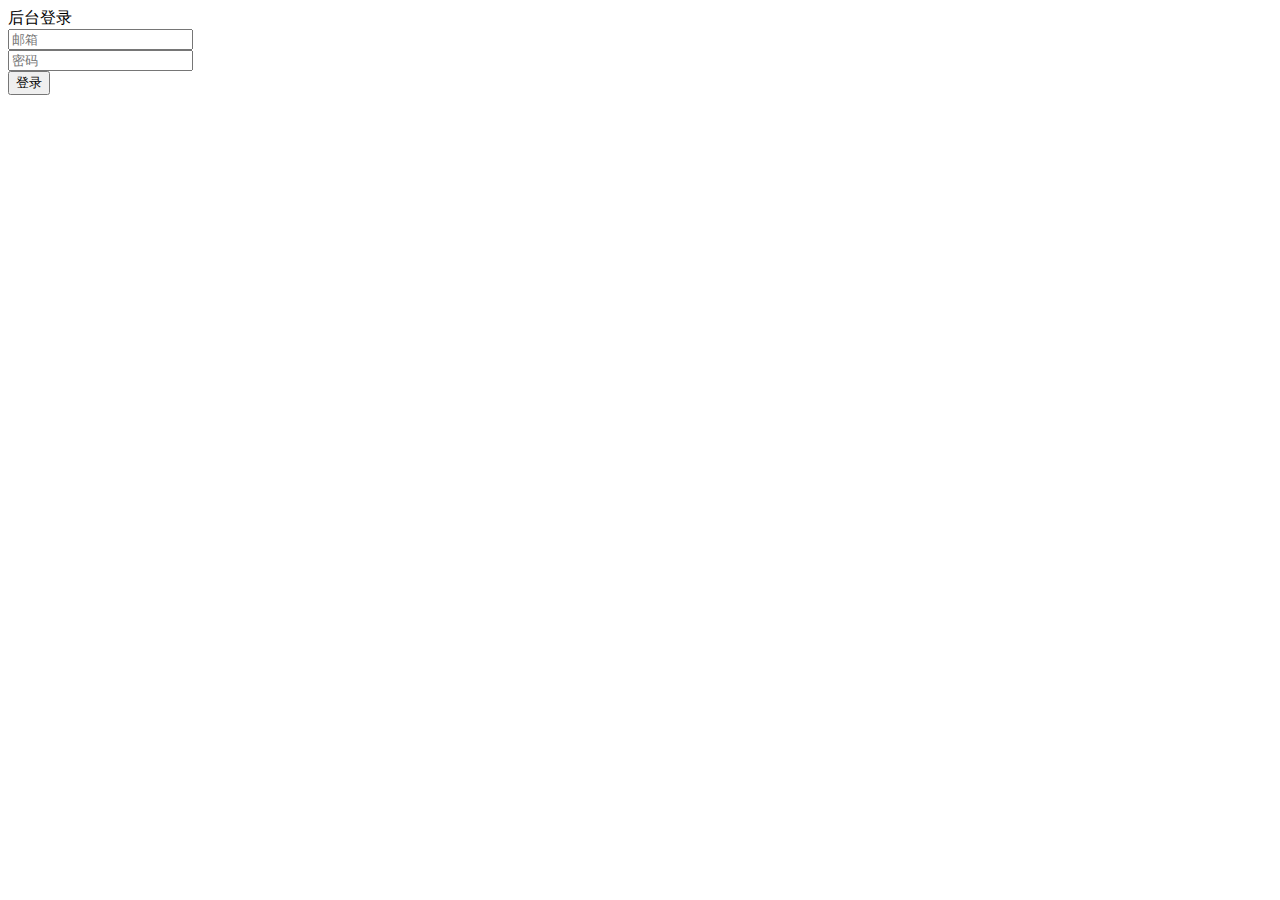
<file: src/main/resources/templates/login.html>
<!DOCTYPE html>
<html xmlns:th="http://www.thymeleaf.org">
    <head th:include="/common::header">
    </head>
    <body>
    <div class="login-main">
        <header class="layui-elip">后台登录</header>
        <form class="layui-form">
            <div class="layui-input-inline">
                <input type="text" name="account" required lay-verify="required" placeholder="邮箱" autocomplete="off"
                       class="layui-input">
            </div>
            <div class="layui-input-inline">
                <input type="password" name="password" required lay-verify="required" placeholder="密码" autocomplete="off"
                       class="layui-input">
            </div>
            <div class="layui-input-inline login-btn">
                <button lay-submit class="layui-btn" lay-filter="*">登录</button>
            </div>

        </form>
    </div>

    <div th:include="/common::footer"></div>
    </body>
    </html>

<script>
    layui.use(['layer','form'], function(){
        var $ = layui.jquery;
        var layer = layui.layer;
        var form = layui.form;
        form.on('submit(*)', function(data){
            $.post('/login',data.field,function(data) {
                if(data.code === 200) {
                    location.href = '/';
                }else {
                    layer.msg(data.msg);
                }
            },'json');
            return false;
        });
    });
</script>
</file>
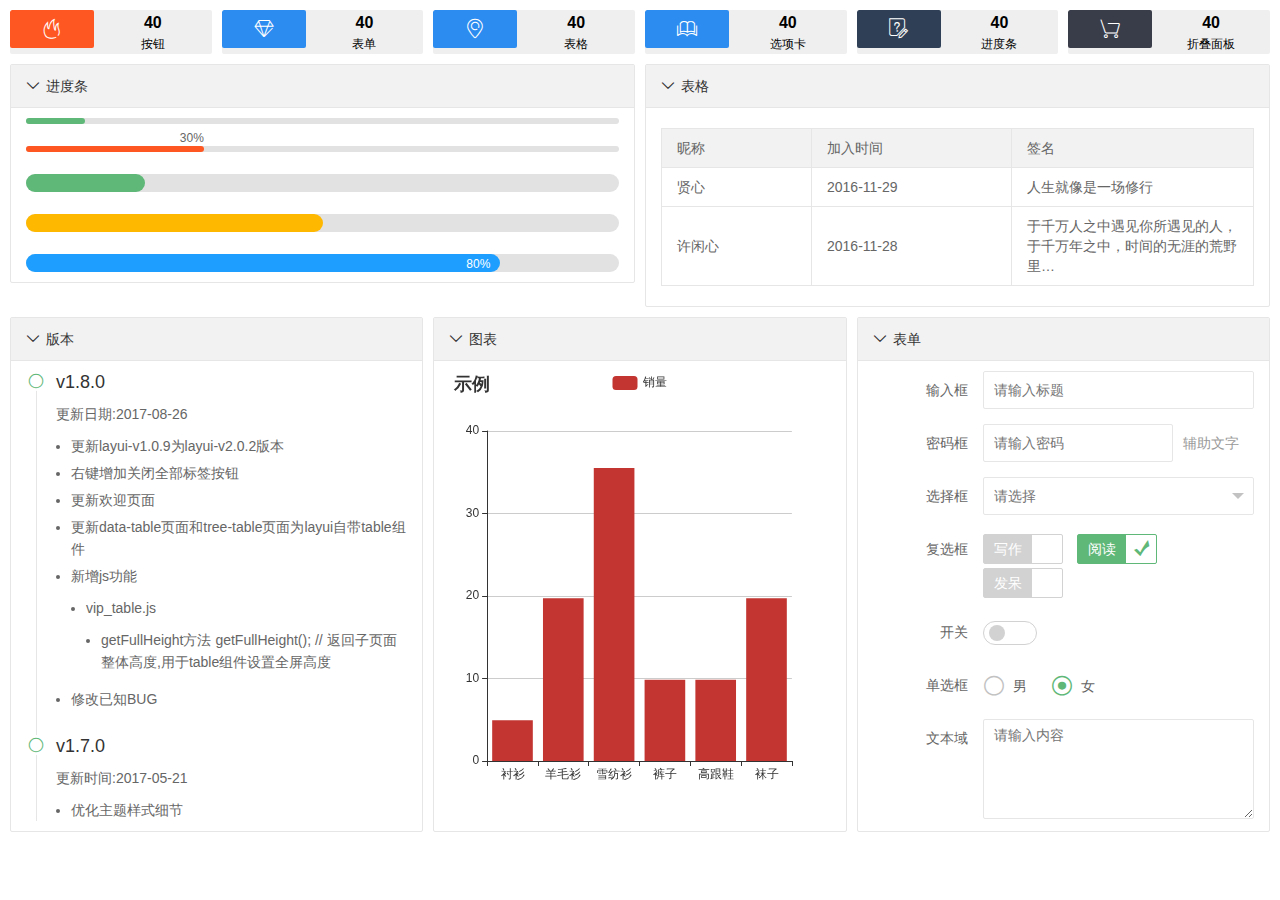
<file: src/main/resources/static/html/welcome.html>
<!DOCTYPE html>
<html lang="en">
<head>
    <meta charset="UTF-8">
    <meta name="renderer" content="webkit">
    <meta http-equiv="X-UA-Compatible" content="IE=edge,chrome=1">
    <meta name="viewport" content="width=device-width, initial-scale=1, maximum-scale=1">
    <title>欢迎页</title>
    <link rel="stylesheet" href="../lib/layui/css/layui.css">
    <link rel="stylesheet" href="../lib/adminui/css/adminui.css">
    <link rel="stylesheet" href="../lib/adminui/theme/blue/style.css">
</head>
<body class="body">

<div class="layui-row layui-col-space10 my-index-main">
    <div class="layui-col-xs4 layui-col-sm2 layui-col-md2">
        <div class="my-nav-btn layui-clear" data-href="./demo/btn.html">
            <div class="layui-col-md5">
                <button class="layui-btn layui-btn-big layui-btn-danger layui-icon">&#xe756;</button>
            </div>
            <div class="layui-col-md7 tc">
                <p class="my-nav-text">40</p>
                <p class="my-nav-text layui-elip">按钮</p>
            </div>
        </div>
    </div>
    <div class="layui-col-xs4 layui-col-sm2 layui-col-md2">
        <div class="my-nav-btn layui-clear" data-href="./demo/form.html">
            <div class="layui-col-md5">
                <button class="layui-btn layui-btn-big layui-btn-warm layui-icon">&#xe735;</button>
            </div>
            <div class="layui-col-md7 tc">
                <p class="my-nav-text">40</p>
                <p class="my-nav-text layui-elip">表单</p>
            </div>
        </div>
    </div>
    <div class="layui-col-xs4 layui-col-sm2 layui-col-md2">
        <div class="my-nav-btn layui-clear" data-href="./demo/table.html">
            <div class="layui-col-md5">
                <button class="layui-btn layui-btn-big layui-icon">&#xe715;</button>
            </div>
            <div class="layui-col-md7 tc">
                <p class="my-nav-text">40</p>
                <p class="my-nav-text layui-elip">表格</p>
            </div>
        </div>
    </div>
    <div class="layui-col-xs4 layui-col-sm2 layui-col-md2">
        <div class="my-nav-btn layui-clear" data-href="./demo/tab-card.html">
            <div class="layui-col-md5">
                <button class="layui-btn layui-btn-big layui-btn-normal layui-icon">&#xe705;</button>
            </div>
            <div class="layui-col-md7 tc">
                <p class="my-nav-text">40</p>
                <p class="my-nav-text layui-elip">选项卡</p>
            </div>
        </div>
    </div>
    <div class="layui-col-xs4 layui-col-sm2 layui-col-md2">
        <div class="my-nav-btn layui-clear" data-href="./demo/progress-bar.html">
            <div class="layui-col-md5">
                <button class="layui-btn layui-btn-big layui-bg-cyan layui-icon">&#xe6b2;</button>
            </div>
            <div class="layui-col-md7 tc">
                <p class="my-nav-text">40</p>
                <p class="my-nav-text layui-elip">进度条</p>
            </div>
        </div>
    </div>
    <div class="layui-col-xs4 layui-col-sm2 layui-col-md2">
        <div class="my-nav-btn layui-clear" data-href="./demo/folding-panel.html">
            <div class="layui-col-md5">
                <button class="layui-btn layui-btn-big layui-bg-black layui-icon">&#xe698;</button>
            </div>
            <div class="layui-col-md7 tc">
                <p class="my-nav-text">40</p>
                <p class="my-nav-text layui-elip">折叠面板</p>
            </div>
        </div>
    </div>

    <div class="layui-col-xs12 layui-col-sm6 layui-col-md6">
        <div class="layui-collapse">
            <div class="layui-colla-item">
                <h2 class="layui-colla-title">进度条</h2>
                <div class="layui-colla-content layui-show">

                    <div class="layui-progress">
                        <div class="layui-progress-bar" lay-percent="10%"></div>
                    </div>
                    <br/>
                    <div class="layui-progress" lay-showPercent="yes">
                        <div class="layui-progress-bar layui-bg-red" lay-percent="30%"></div>
                    </div>
                    <br/>
                    <div class="layui-progress layui-progress-big">
                        <div class="layui-progress-bar" lay-percent="20%"></div>
                    </div>
                    <br/>
                    <div class="layui-progress layui-progress-big">
                        <div class="layui-progress-bar layui-bg-orange" lay-percent="50%"></div>
                    </div>
                    <br/>
                    <div class="layui-progress layui-progress-big" lay-showPercent="true">
                        <div class="layui-progress-bar layui-bg-blue" lay-percent="80%"></div>
                    </div>

                </div>
            </div>
        </div>
    </div>
    <div class="layui-col-xs12 layui-col-sm6 layui-col-md6">
        <div class="layui-collapse">
            <div class="layui-colla-item">
                <h2 class="layui-colla-title">表格</h2>
                <div class="layui-colla-content layui-show">

                    <table class="layui-table">
                        <colgroup>
                            <col width="150">
                            <col width="200">
                            <col>
                        </colgroup>
                        <thead>
                        <tr>
                            <th>昵称</th>
                            <th>加入时间</th>
                            <th>签名</th>
                        </tr>
                        </thead>
                        <tbody>
                        <tr>
                            <td>贤心</td>
                            <td>2016-11-29</td>
                            <td>人生就像是一场修行</td>
                        </tr>
                        <tr>
                            <td>许闲心</td>
                            <td>2016-11-28</td>
                            <td>于千万人之中遇见你所遇见的人，于千万年之中，时间的无涯的荒野里…</td>
                        </tr>
                        </tbody>
                    </table>

                </div>
            </div>
        </div>
    </div>

    <div class="layui-col-xs12 layui-col-sm6 layui-col-md4">
        <div class="layui-collapse">
            <div class="layui-colla-item">
                <h2 class="layui-colla-title">版本</h2>
                <div class="layui-colla-content layui-show">

                    <ul class="layui-timeline max-auto">
                        <li class="layui-timeline-item">
                            <i class="layui-icon layui-timeline-axis">&#xe63f;</i>
                            <div class="layui-timeline-content layui-text">
                                <h3 class="layui-timeline-title">v1.8.0</h3>
                                <p>
                                    更新日期:2017-08-26
                                </p>
                                <ul>
                                    <li>更新layui-v1.0.9为layui-v2.0.2版本</li>
                                    <li>右键增加关闭全部标签按钮</li>
                                    <li>更新欢迎页面</li>
                                    <li>更新data-table页面和tree-table页面为layui自带table组件</li>
                                    <li>
                                        <h4>新增js功能</h4>
                                        <ul>
                                            <li>
                                                <p>vip_table.js</p>
                                                <ul>
                                                    <li>getFullHeight方法  getFullHeight();    // 返回子页面整体高度,用于table组件设置全屏高度</li>
                                                </ul>
                                            </li>
                                        </ul>
                                    </li>
                                    <li>修改已知BUG</li>
                                </ul>
                            </div>
                        </li>
                        <li class="layui-timeline-item">
                            <i class="layui-icon layui-timeline-axis">&#xe63f;</i>
                            <div class="layui-timeline-content layui-text">
                                <h3 class="layui-timeline-title">v1.7.0</h3>
                                <p>更新时间:2017-05-21</p>
                                <ul>
                                    <li>优化主题样式细节</li>
                                    <li>标签新增双击关闭当前标签功能</li>
                                    <li>标签新增右键功能</li>
                                    <li>
                                        <h5>新增js功能。   详细可查看【frame/static/js】文件夹内的js</h5>
                                        <ul>
                                            <li>
                                                <h4>vip_nav.js 【主页菜单js】</h4>
                                                <ul>
                                                    <li>main方法       main(请求地址,过滤ID,是否展开,携带参数);</li>
                                                    <li>top_left方法   top_left(请求地址,过滤ID,是否展开,携带参数);</li>
                                                </ul>
                                            </li>
                                            <li>
                                                <h4>vip_tab.js 【子页面操作父页面选项卡js】</h4>
                                                <ul>
                                                    <li>add方法            add(操作对象，标签标题，url地址);</li>
                                                    <li>getThisTabId方法   getThisTabId();     // 返回当前展示页面父级窗口标签的lay-id</li>
                                                    <li>del方法            del(标签lay-id);</li>
                                                </ul>
                                            </li>
                                            <li>
                                                <h4>vip_table.js 【表格js,该js属于整合】</h4>
                                                <ul>
                                                    <li>deleteAll方法      deleteAll(ids,请求的url,操作成功跳转url,操作失败跳转url);</li>
                                                    <li>unixToDate方法     unixToDate(时间戳,是否只显示年月日时分,8);        // 返回正常时间</li>
                                                    <li>getIds方法         getIds(表格对象,每条数据的属性id);      // 返回需要的 ids</li>
                                                </ul>
                                            </li>
                                        </ul>
                                    </li>
                                    <li>修改已知BUG。</li>
                                </ul>
                            </div>
                        </li>
                        <li class="layui-timeline-item">
                            <i class="layui-icon layui-timeline-axis">&#xe63f;</i>
                            <div class="layui-timeline-content layui-text">
                                <h3 class="layui-timeline-title">v1.6.0</h3>
                                <p>更新时间:2017-04-25</p>
                                <ul>
                                    <li>优化CSS、JS</li>
                                    <li>新增新的登录、注册页面</li>
                                    <li>新增主题功能，提供默认、纯白、蓝白三种主题配置</li>
                                    <li>导航栏添加图标</li>
                                    <li>修改已知BUG</li>
                                </ul>
                            </div>
                        </li>
                        <li class="layui-timeline-item">
                            <i class="layui-icon layui-timeline-axis">&#xe63f;</i>
                            <div class="layui-timeline-content layui-text">
                                <h3 class="layui-timeline-title">v1.5.1</h3>
                                <p>更新时间:2017-03-21</p>
                                <ul>
                                    <li>修改浏览器窗口resize时不断闪烁BUG。  感谢：Clannad-</li>
                                </ul>
                            </div>
                        </li>
                        <li class="layui-timeline-item">
                            <i class="layui-icon layui-timeline-axis">&#xe63f;</i>
                            <div class="layui-timeline-content layui-text">
                                <h3 class="layui-timeline-title">v1.5.0</h3>
                                <p>更新时间:2017-03-20</p>
                                <ul>
                                    <li>更新layui框架为最新版1.0.9_rts版本</li>
                                    <li>优化css,样式更加接近vip-admin管理系统v1.0.5</li>
                                    <li>新增效果：导航栏点击栏目右侧添加相应tab选项卡,点击已经生成过的选项卡直接跳转到该选选项卡</li>
                                    <li>新增导航栏收缩按钮</li>
                                    <li>修改已知BUG</li>
                                </ul>
                            </div>
                        </li>
                        <li class="layui-timeline-item">
                            <i class="layui-icon layui-timeline-axis">&#xe63f;</i>
                            <div class="layui-timeline-content layui-text">
                                <h3 class="layui-timeline-title">1.1.0</h3>
                                <p>更新时间:2017-02-27</p>
                                <ul>
                                    <li>登录页面添加头部标题</li>
                                    <li>新增tree table 页面</li>
                                    <li>新增404页面</li>
                                    <li>新增tips提示页面</li>
                                    <li>
                                        <h4>js功能: 具体操作请查看 js/table-tool.js</h4>
                                        <ul>
                                            <li>getIds(table对象,获取input为id的属性);</li>
                                            <li>deleteAll(ids,请求url,操作成功跳转url,操作失败跳转url);</li>
                                            <li>UnixToDate(时间戳,显示年月日时分,加8小时显示正常时间区);</li>
                                        </ul>
                                    </li>
                                    <li>该版本已兼容手机浏览</li>
                                    <li>修改已知BUG</li>
                                </ul>
                            </div>
                        </li>
                        <li class="layui-timeline-item">
                            <i class="layui-icon layui-timeline-axis">&#xe63f;</i>
                            <div class="layui-timeline-content layui-text">
                                <h3 class="layui-timeline-title">v1.0.1</h3>
                                <p>更新时间:2017-02-16</p>
                                <ul>
                                    <li>优化datatables表格，添加排序图标，点击升序降序更加美观；表格全选优化，全选后所有选中项添加背景颜色，使之选中更加明显</li>
                                    <li>添加echearts图表插件，展示了基本的柱状图和饼图示例</li>
                                </ul>
                            </div>
                        </li>
                        <li class="layui-timeline-item">
                            <i class="layui-icon layui-timeline-axis">&#xe63f;</i>
                            <div class="layui-timeline-content layui-text">
                                <h3 class="layui-timeline-title">v1.0.0</h3>
                                <p>更新时间:2017-01-06</p>
                                <ul>
                                    <li>该模板最大化保留了原生layui的基础样式，整合行成的一套后台模板</li>
                                    <li>该模板集合了layui插件、datatables插件</li>
                                    <li>该模板使用layui基础样式中的按钮、表单、表格、和选项卡</li>
                                    <li>datatables表格和layui表格深度整合，使用更加方便、美观、人性化</li>
                                    <li>扩展了欢迎页面、登录页面</li>
                                </ul>
                            </div>
                        </li>
                        <li class="layui-timeline-item">
                            <i class="layui-icon layui-timeline-axis">&#xe63f;</i>
                            <div class="layui-timeline-content layui-text">
                                <div class="layui-timeline-title">开始于2017年01月06日</div>
                            </div>
                        </li>
                    </ul>

                </div>
            </div>
        </div>
    </div>
    <div class="layui-col-xs12 layui-col-sm6 layui-col-md4">
        <div class="layui-collapse">
            <div class="layui-colla-item">
                <h2 class="layui-colla-title">图表</h2>
                <div class="layui-colla-content layui-show">

                    <div id="main-line" style="height: 450px;"></div>

                </div>
            </div>
        </div>
    </div>
    <div class="layui-col-xs12 layui-col-sm6 layui-col-md4">
        <div class="layui-collapse">
            <div class="layui-colla-item">
                <h2 class="layui-colla-title">表单</h2>
                <div class="layui-colla-content layui-show">

                    <form class="layui-form max-auto" action="">
                        <div class="layui-form-item">
                            <label class="layui-form-label">输入框</label>
                            <div class="layui-input-block">
                                <input type="text" name="title" required lay-verify="required" placeholder="请输入标题"
                                       autocomplete="off" class="layui-input">
                            </div>
                        </div>
                        <div class="layui-form-item">
                            <label class="layui-form-label">密码框</label>
                            <div class="layui-input-inline">
                                <input type="password" name="password" required lay-verify="required"
                                       placeholder="请输入密码" autocomplete="off" class="layui-input">
                            </div>
                            <div class="layui-form-mid layui-word-aux">辅助文字</div>
                        </div>
                        <div class="layui-form-item">
                            <label class="layui-form-label">选择框</label>
                            <div class="layui-input-block">
                                <select name="city" lay-verify="required">
                                    <option value=""></option>
                                    <option value="0">北京</option>
                                    <option value="1">上海</option>
                                    <option value="2">广州</option>
                                    <option value="3">深圳</option>
                                    <option value="4">杭州</option>
                                </select>
                            </div>
                        </div>
                        <div class="layui-form-item">
                            <label class="layui-form-label">复选框</label>
                            <div class="layui-input-block">
                                <input type="checkbox" name="like[write]" title="写作">
                                <input type="checkbox" name="like[read]" title="阅读" checked>
                                <input type="checkbox" name="like[dai]" title="发呆">
                            </div>
                        </div>
                        <div class="layui-form-item">
                            <label class="layui-form-label">开关</label>
                            <div class="layui-input-block">
                                <input type="checkbox" name="switch" lay-skin="switch">
                            </div>
                        </div>
                        <div class="layui-form-item">
                            <label class="layui-form-label">单选框</label>
                            <div class="layui-input-block">
                                <input type="radio" name="sex" value="男" title="男">
                                <input type="radio" name="sex" value="女" title="女" checked>
                            </div>
                        </div>
                        <div class="layui-form-item layui-form-text">
                            <label class="layui-form-label">文本域</label>
                            <div class="layui-input-block">
                                <textarea name="desc" placeholder="请输入内容" class="layui-textarea"></textarea>
                            </div>
                        </div>
                        <div class="layui-form-item">
                            <div class="layui-input-block">
                                <button class="layui-btn" lay-submit lay-filter="formDemo">立即提交</button>
                                <button type="reset" class="layui-btn layui-btn-primary">重置</button>
                            </div>
                        </div>
                    </form>

                </div>
            </div>
        </div>
    </div>
</div>

<script type="text/javascript" src="../lib/layui/layui.js"></script>
<script type="text/javascript" src="../lib/echarts/echarts.min.js"></script>
<script type="text/javascript">
    layui.use(['element', 'form', 'table', 'layer'], function () {
        var form = layui.form
                , table = layui.table
                , layer = layui.layer
                , vipTab = layui.vip_tab
                , element = layui.element
                , $ = layui.jquery;

        // 基于准备好的dom，初始化echarts实例
        var myChart = echarts.init(document.getElementById('main-line'));

        // 使用刚指定的配置项和数据显示图表。
        myChart.setOption({
            title: {
                text: '示例'
            },
            tooltip: {},
            legend: {
                data: ['销量']
            },
            xAxis: {
                data: ["衬衫", "羊毛衫", "雪纺衫", "裤子", "高跟鞋", "袜子"]
            },
            yAxis: {},
            series: [{
                name: '销量',
                type: 'bar',
                data: [5, 20, 36, 10, 10, 20]
            }]
        });

        // 打开选项卡
        $('.my-nav-btn').on('click', function(){
            if($(this).attr('data-href')){
                //vipTab.add('','标题','路径');
                vipTab.add($(this),'<i class="layui-icon">'+$(this).find("button").html()+'</i>'+$(this).find('p:last-child').html(),$(this).attr('data-href'));
            }
        });

        // you code ...


    });
</script>
</body>
</html>
</file>
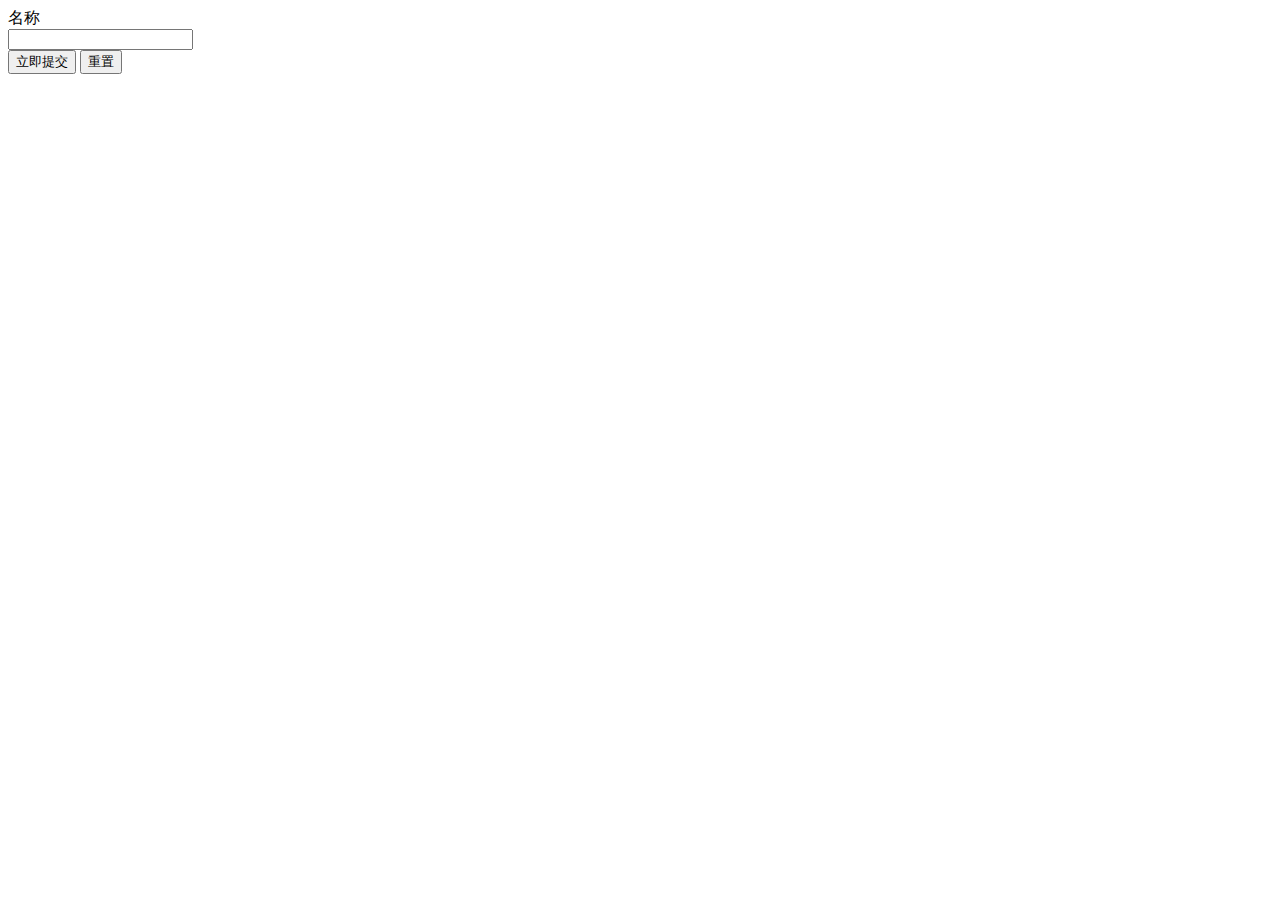
<file: src/main/resources/templates/info_cate/add.html>
<!DOCTYPE html>
<html xmlns:th="http://www.thymeleaf.org">
<head th:include="/common::header">
</head>
<body>
<form class="layui-form " method="post">
    <input type="hidden" name="id" th:if="${item}" th:attr="value=${item.id}">

    <div class="layui-form-item  on-selected">
        <label class="layui-form-label layui-input-required">名称</label>
        <div class="layui-input-block" style="width:50%">
            <input type="text" name="name"  th:attr="value=${item} ? ${item.name}:''" lay-verify="required" autocomplete="off" class="layui-input form-item">
        </div>
    </div>


    <div class="layui-form-item ">
        <div class="layui-input-block">
            <button class="layui-btn" lay-submit lay-filter="*">立即提交</button>
            <button type="reset" class="layui-btn layui-btn-primary">重置</button>
        </div>
    </div>
</form>
<div th:include="/common::footer"></div>
<div th:include="/common::formJs"></div>
</body>
</html>
</file>
<file: src/main/resources/static/lib/layui/css/layui.css>
/** layui-v2.2.5 MIT License By https://www.layui.com */
 .layui-inline,img{display:inline-block;vertical-align:middle}h1,h2,h3,h4,h5,h6{font-weight:400}.layui-edge,.layui-header,.layui-inline,.layui-main{position:relative}.layui-btn,.layui-edge,.layui-inline,img{vertical-align:middle}.layui-btn,.layui-disabled,.layui-icon,.layui-unselect{-webkit-user-select:none;-ms-user-select:none;-moz-user-select:none}blockquote,body,button,dd,div,dl,dt,form,h1,h2,h3,h4,h5,h6,input,li,ol,p,pre,td,textarea,th,ul{margin:0;padding:0;-webkit-tap-highlight-color:rgba(0,0,0,0)}a:active,a:hover{outline:0}img{border:none}li{list-style:none}table{border-collapse:collapse;border-spacing:0}h4,h5,h6{font-size:100%}button,input,optgroup,option,select,textarea{font-family:inherit;font-size:inherit;font-style:inherit;font-weight:inherit;outline:0}pre{white-space:pre-wrap;white-space:-moz-pre-wrap;white-space:-pre-wrap;white-space:-o-pre-wrap;word-wrap:break-word}body{line-height:24px;font:14px Helvetica Neue,Helvetica,PingFang SC,\5FAE\8F6F\96C5\9ED1,Tahoma,Arial,sans-serif}hr{height:1px;margin:10px 0;border:0;clear:both}a{color:#333;text-decoration:none}a:hover{color:#777}a cite{font-style:normal;*cursor:pointer}.layui-border-box,.layui-border-box *{box-sizing:border-box}.layui-box,.layui-box *{box-sizing:content-box}.layui-clear{clear:both;*zoom:1}.layui-clear:after{content:'\20';clear:both;*zoom:1;display:block;height:0}.layui-inline{*display:inline;*zoom:1}.layui-edge{display:inline-block;width:0;height:0;border-width:6px;border-style:dashed;border-color:transparent;overflow:hidden}.layui-edge-top{top:-4px;border-bottom-color:#999;border-bottom-style:solid}.layui-edge-right{border-left-color:#999;border-left-style:solid}.layui-edge-bottom{top:2px;border-top-color:#999;border-top-style:solid}.layui-edge-left{border-right-color:#999;border-right-style:solid}.layui-elip{text-overflow:ellipsis;overflow:hidden;white-space:nowrap}.layui-disabled,.layui-disabled:hover{color:#d2d2d2!important;cursor:not-allowed!important}.layui-circle{border-radius:100%}.layui-show{display:block!important}.layui-hide{display:none!important}@font-face{font-family:layui-icon;src:url(../font/iconfont.eot?v=220);src:url(../font/iconfont.eot?v=220#iefix) format('embedded-opentype'),url(../font/iconfont.svg?v=220#iconfont) format('svg'),url(../font/iconfont.woff?v=220) format('woff'),url(../font/iconfont.ttf?v=220) format('truetype')}.layui-icon{font-family:layui-icon!important;font-size:16px;font-style:normal;-webkit-font-smoothing:antialiased;-moz-osx-font-smoothing:grayscale}.layui-icon-duihua:before{content:"\e611"}.layui-icon-shezhi:before{content:"\e614"}.layui-icon-yinshenim:before{content:"\e60f"}.layui-icon-search:before{content:"\e615"}.layui-icon-fenxiang1:before{content:"\e641"}.layui-icon-shezhi1:before{content:"\e620"}.layui-icon-yinqing:before{content:"\e628"}.layui-icon-yuejuancuohao:before{content:"\1006"}.layui-icon-cuo:before{content:"\1007"}.layui-icon-baobiao:before{content:"\e629"}.layui-icon-star:before{content:"\e600"}.layui-icon-yuandian:before{content:"\e617"}.layui-icon-chat:before{content:"\e606"}.layui-icon-logo:before{content:"\e609"}.layui-icon-list:before{content:"\e60a"}.layui-icon-tubiao:before{content:"\e62c"}.layui-icon-right:before{content:"\1005"}.layui-icon-huanfu2:before{content:"\e61b"}.layui-icon-On-line:before{content:"\e610"}.layui-icon-biaoge:before{content:"\e62d"}.layui-icon-youyou:before{content:"\e602"}.layui-icon-zuozuo:before{content:"\e603"}.layui-icon-cart-simple:before{content:"\e698"}.layui-icon-cry:before{content:"\e69c"}.layui-icon-smile:before{content:"\e6af"}.layui-icon-survey:before{content:"\e6b2"}.layui-icon-tree:before{content:"\e62e"}.layui-icon-iconfont17:before{content:"\e62f"}.layui-icon-tianjia:before{content:"\e61f"}.layui-icon-xiazai:before{content:"\e601"}.layui-icon-xuanzemoban48:before{content:"\e630"}.layui-icon-gongju:before{content:"\e631"}.layui-icon-face-surprised:before{content:"\e664"}.layui-icon-bianji:before{content:"\e642"}.layui-icon-speaker:before{content:"\e645"}.layui-icon-xiangxia:before{content:"\e61a"}.layui-icon-wenjian:before{content:"\e621"}.layui-icon-layouts:before{content:"\e632"}.layui-icon-duigou:before{content:"\e618"}.layui-icon-tianjia1:before{content:"\e608"}.layui-icon-yaoyaozhibofanye:before{content:"\e633"}.layui-icon-read:before{content:"\e705"}.layui-icon-404:before{content:"\e61c"}.layui-icon-lunbozutu:before{content:"\e634"}.layui-icon-help:before{content:"\e607"}.layui-icon-daima1:before{content:"\e635"}.layui-icon-jinshui:before{content:"\e636"}.layui-icon-find-fill:before{content:"\e670"}.layui-icon-about:before{content:"\e60b"}.layui-icon-location:before{content:"\e715"}.layui-icon-xiangshang:before{content:"\e619"}.layui-icon-pause:before{content:"\e651"}.layui-icon-riqi:before{content:"\e637"}.layui-icon-uploadfile:before{content:"\e61d"}.layui-icon-delete:before{content:"\e640"}.layui-icon-play:before{content:"\e652"}.layui-icon-top:before{content:"\e604"}.layui-icon-haoyouqingqiu:before{content:"\e612"}.layui-icon-weibiaoti1:before{content:"\e605"}.layui-icon-chuangkou:before{content:"\e638"}.layui-icon-comiisbiaoqing:before{content:"\e60c"}.layui-icon-zhengque:before{content:"\e616"}.layui-icon-dollar:before{content:"\e659"}.layui-icon-iconfontwodehaoyou:before{content:"\e613"}.layui-icon-wenjianxiazai:before{content:"\e61e"}.layui-icon-tupian:before{content:"\e60d"}.layui-icon-lianjie:before{content:"\e64c"}.layui-icon-diamond:before{content:"\e735"}.layui-icon-jilu:before{content:"\e60e"}.layui-icon-liucheng:before{content:"\e622"}.layui-icon-fontstrikethrough:before{content:"\e64f"}.layui-icon-unlink:before{content:"\e64d"}.layui-icon-bianjiwenzi:before{content:"\e639"}.layui-icon-sanjiao:before{content:"\e623"}.layui-icon-danxuankuanghouxuan:before{content:"\e63f"}.layui-icon-danxuankuangxuanzhong:before{content:"\e643"}.layui-icon-juzhongduiqi:before{content:"\e647"}.layui-icon-youduiqi:before{content:"\e648"}.layui-icon-zuoduiqi:before{content:"\e649"}.layui-icon-gongsisvgtubiaozongji22:before{content:"\e626"}.layui-icon-gongsisvgtubiaozongji23:before{content:"\e627"}.layui-icon-refresh-2:before{content:"\1002"}.layui-icon-loading-1:before{content:"\e63e"}.layui-icon-return:before{content:"\e65c"}.layui-icon-jiacu:before{content:"\e62b"}.layui-icon-uploading:before{content:"\e67c"}.layui-icon-liaotianduihuaimgoutong:before{content:"\e63a"}.layui-icon-video:before{content:"\e6ed"}.layui-icon-headset:before{content:"\e6fc"}.layui-icon-wenjianjiafan:before{content:"\e624"}.layui-icon-shouji:before{content:"\e63b"}.layui-icon-tianjia2:before{content:"\e654"}.layui-icon-wenjianjia:before{content:"\e7a0"}.layui-icon-biaoqing:before{content:"\e650"}.layui-icon-html:before{content:"\e64b"}.layui-icon-biaodan:before{content:"\e63c"}.layui-icon-cart:before{content:"\e657"}.layui-icon-camera-fill:before{content:"\e65d"}.layui-icon-25:before{content:"\e62a"}.layui-icon-emwdaima:before{content:"\e64e"}.layui-icon-fire:before{content:"\e756"}.layui-icon-set:before{content:"\e716"}.layui-icon-zitixiahuaxian:before{content:"\e646"}.layui-icon-sanjiao1:before{content:"\e625"}.layui-icon-tips:before{content:"\e702"}.layui-icon-tupian-copy-copy:before{content:"\e64a"}.layui-icon-more-vertical:before{content:"\e671"}.layui-icon-zhuti2:before{content:"\e66c"}.layui-icon-loading:before{content:"\e63d"}.layui-icon-xieti:before{content:"\e644"}.layui-icon-refresh-1:before{content:"\e666"}.layui-icon-rmb:before{content:"\e65e"}.layui-icon-home:before{content:"\e68e"}.layui-icon-user:before{content:"\e770"}.layui-icon-notice:before{content:"\e667"}.layui-icon-voice:before{content:"\e688"}.layui-icon-download:before{content:"\e681"}.layui-icon-snowflake:before{content:"\e6b1"}.layui-icon-yemian1:before{content:"\e655"}.layui-icon-template:before{content:"\e663"}.layui-icon-auz:before{content:"\e672"}.layui-icon-console:before{content:"\e665"}.layui-icon-app:before{content:"\e653"}.layui-icon-xiayiye:before{content:"\e65a"}.layui-icon-website:before{content:"\e7ae"}.layui-icon-xiayiye1:before{content:"\e65b"}.layui-icon-component:before{content:"\e857"}.layui-icon-more:before{content:"\e65f"}.layui-icon-shrink-right:before{content:"\e668"}.layui-icon-spread-left:before{content:"\e66b"}.layui-icon-camera:before{content:"\e660"}.layui-icon-note:before{content:"\e66e"}.layui-icon-refresh:before{content:"\e669"}.layui-icon-nv:before{content:"\e661"}.layui-icon-nan:before{content:"\e662"}.layui-icon-senior:before{content:"\e674"}.layui-icon-theme:before{content:"\e66a"}.layui-icon-tread:before{content:"\e6c5"}.layui-icon-praise:before{content:"\e6c6"}.layui-icon-star-fill:before{content:"\e658"}.layui-icon-template-1:before{content:"\e656"}.layui-icon-loading-2:before{content:"\e66d"}.layui-main{width:1140px;margin:0 auto}.layui-header{z-index:1000;height:60px}.layui-header a:hover{transition:all .5s;-webkit-transition:all .5s}.layui-side{position:fixed;top:0;bottom:0;z-index:999;width:200px;overflow-x:hidden}.layui-side-scroll{width:220px;height:100%;overflow-x:hidden}.layui-body{position:absolute;left:200px;right:0;top:0;bottom:0;z-index:998;width:auto;overflow:hidden;overflow-y:auto;box-sizing:border-box}.layui-layout-body{overflow:hidden}.layui-layout-admin .layui-header{background-color:#23262E}.layui-layout-admin .layui-side{top:60px;width:200px;overflow-x:hidden}.layui-layout-admin .layui-body{top:60px;bottom:44px}.layui-layout-admin .layui-main{width:auto;margin:0 15px}.layui-layout-admin .layui-footer{position:fixed;left:200px;right:0;bottom:0;height:44px;line-height:44px;padding:0 15px;background-color:#eee}.layui-layout-admin .layui-logo{position:absolute;left:0;top:0;width:200px;height:100%;line-height:60px;text-align:center;color:#009688;font-size:16px}.layui-layout-admin .layui-header .layui-nav{background:0 0}.layui-layout-left{position:absolute!important;left:200px;top:0}.layui-layout-right{position:absolute!important;right:0;top:0}.layui-container{position:relative;margin:0 auto;padding:0 15px;box-sizing:border-box}.layui-fluid{position:relative;margin:0 auto;padding:0 15px}.layui-row:after,.layui-row:before{content:'';display:block;clear:both}.layui-col-lg1,.layui-col-lg10,.layui-col-lg11,.layui-col-lg12,.layui-col-lg2,.layui-col-lg3,.layui-col-lg4,.layui-col-lg5,.layui-col-lg6,.layui-col-lg7,.layui-col-lg8,.layui-col-lg9,.layui-col-md1,.layui-col-md10,.layui-col-md11,.layui-col-md12,.layui-col-md2,.layui-col-md3,.layui-col-md4,.layui-col-md5,.layui-col-md6,.layui-col-md7,.layui-col-md8,.layui-col-md9,.layui-col-sm1,.layui-col-sm10,.layui-col-sm11,.layui-col-sm12,.layui-col-sm2,.layui-col-sm3,.layui-col-sm4,.layui-col-sm5,.layui-col-sm6,.layui-col-sm7,.layui-col-sm8,.layui-col-sm9,.layui-col-xs1,.layui-col-xs10,.layui-col-xs11,.layui-col-xs12,.layui-col-xs2,.layui-col-xs3,.layui-col-xs4,.layui-col-xs5,.layui-col-xs6,.layui-col-xs7,.layui-col-xs8,.layui-col-xs9{position:relative;display:block;box-sizing:border-box}.layui-col-xs1,.layui-col-xs10,.layui-col-xs11,.layui-col-xs12,.layui-col-xs2,.layui-col-xs3,.layui-col-xs4,.layui-col-xs5,.layui-col-xs6,.layui-col-xs7,.layui-col-xs8,.layui-col-xs9{float:left}.layui-col-xs1{width:8.33333333%}.layui-col-xs2{width:16.66666667%}.layui-col-xs3{width:25%}.layui-col-xs4{width:33.33333333%}.layui-col-xs5{width:41.66666667%}.layui-col-xs6{width:50%}.layui-col-xs7{width:58.33333333%}.layui-col-xs8{width:66.66666667%}.layui-col-xs9{width:75%}.layui-col-xs10{width:83.33333333%}.layui-col-xs11{width:91.66666667%}.layui-col-xs12{width:100%}.layui-col-xs-offset1{margin-left:8.33333333%}.layui-col-xs-offset2{margin-left:16.66666667%}.layui-col-xs-offset3{margin-left:25%}.layui-col-xs-offset4{margin-left:33.33333333%}.layui-col-xs-offset5{margin-left:41.66666667%}.layui-col-xs-offset6{margin-left:50%}.layui-col-xs-offset7{margin-left:58.33333333%}.layui-col-xs-offset8{margin-left:66.66666667%}.layui-col-xs-offset9{margin-left:75%}.layui-col-xs-offset10{margin-left:83.33333333%}.layui-col-xs-offset11{margin-left:91.66666667%}.layui-col-xs-offset12{margin-left:100%}@media screen and (max-width:768px){.layui-hide-xs{display:none!important}.layui-show-xs-block{display:block!important}.layui-show-xs-inline{display:inline!important}.layui-show-xs-inline-block{display:inline-block!important}}@media screen and (min-width:768px){.layui-container{width:750px}.layui-hide-sm{display:none!important}.layui-show-sm-block{display:block!important}.layui-show-sm-inline{display:inline!important}.layui-show-sm-inline-block{display:inline-block!important}.layui-col-sm1,.layui-col-sm10,.layui-col-sm11,.layui-col-sm12,.layui-col-sm2,.layui-col-sm3,.layui-col-sm4,.layui-col-sm5,.layui-col-sm6,.layui-col-sm7,.layui-col-sm8,.layui-col-sm9{float:left}.layui-col-sm1{width:8.33333333%}.layui-col-sm2{width:16.66666667%}.layui-col-sm3{width:25%}.layui-col-sm4{width:33.33333333%}.layui-col-sm5{width:41.66666667%}.layui-col-sm6{width:50%}.layui-col-sm7{width:58.33333333%}.layui-col-sm8{width:66.66666667%}.layui-col-sm9{width:75%}.layui-col-sm10{width:83.33333333%}.layui-col-sm11{width:91.66666667%}.layui-col-sm12{width:100%}.layui-col-sm-offset1{margin-left:8.33333333%}.layui-col-sm-offset2{margin-left:16.66666667%}.layui-col-sm-offset3{margin-left:25%}.layui-col-sm-offset4{margin-left:33.33333333%}.layui-col-sm-offset5{margin-left:41.66666667%}.layui-col-sm-offset6{margin-left:50%}.layui-col-sm-offset7{margin-left:58.33333333%}.layui-col-sm-offset8{margin-left:66.66666667%}.layui-col-sm-offset9{margin-left:75%}.layui-col-sm-offset10{margin-left:83.33333333%}.layui-col-sm-offset11{margin-left:91.66666667%}.layui-col-sm-offset12{margin-left:100%}}@media screen and (min-width:992px){.layui-container{width:970px}.layui-hide-md{display:none!important}.layui-show-md-block{display:block!important}.layui-show-md-inline{display:inline!important}.layui-show-md-inline-block{display:inline-block!important}.layui-col-md1,.layui-col-md10,.layui-col-md11,.layui-col-md12,.layui-col-md2,.layui-col-md3,.layui-col-md4,.layui-col-md5,.layui-col-md6,.layui-col-md7,.layui-col-md8,.layui-col-md9{float:left}.layui-col-md1{width:8.33333333%}.layui-col-md2{width:16.66666667%}.layui-col-md3{width:25%}.layui-col-md4{width:33.33333333%}.layui-col-md5{width:41.66666667%}.layui-col-md6{width:50%}.layui-col-md7{width:58.33333333%}.layui-col-md8{width:66.66666667%}.layui-col-md9{width:75%}.layui-col-md10{width:83.33333333%}.layui-col-md11{width:91.66666667%}.layui-col-md12{width:100%}.layui-col-md-offset1{margin-left:8.33333333%}.layui-col-md-offset2{margin-left:16.66666667%}.layui-col-md-offset3{margin-left:25%}.layui-col-md-offset4{margin-left:33.33333333%}.layui-col-md-offset5{margin-left:41.66666667%}.layui-col-md-offset6{margin-left:50%}.layui-col-md-offset7{margin-left:58.33333333%}.layui-col-md-offset8{margin-left:66.66666667%}.layui-col-md-offset9{margin-left:75%}.layui-col-md-offset10{margin-left:83.33333333%}.layui-col-md-offset11{margin-left:91.66666667%}.layui-col-md-offset12{margin-left:100%}}@media screen and (min-width:1200px){.layui-container{width:1170px}.layui-hide-lg{display:none!important}.layui-show-lg-block{display:block!important}.layui-show-lg-inline{display:inline!important}.layui-show-lg-inline-block{display:inline-block!important}.layui-col-lg1,.layui-col-lg10,.layui-col-lg11,.layui-col-lg12,.layui-col-lg2,.layui-col-lg3,.layui-col-lg4,.layui-col-lg5,.layui-col-lg6,.layui-col-lg7,.layui-col-lg8,.layui-col-lg9{float:left}.layui-col-lg1{width:8.33333333%}.layui-col-lg2{width:16.66666667%}.layui-col-lg3{width:25%}.layui-col-lg4{width:33.33333333%}.layui-col-lg5{width:41.66666667%}.layui-col-lg6{width:50%}.layui-col-lg7{width:58.33333333%}.layui-col-lg8{width:66.66666667%}.layui-col-lg9{width:75%}.layui-col-lg10{width:83.33333333%}.layui-col-lg11{width:91.66666667%}.layui-col-lg12{width:100%}.layui-col-lg-offset1{margin-left:8.33333333%}.layui-col-lg-offset2{margin-left:16.66666667%}.layui-col-lg-offset3{margin-left:25%}.layui-col-lg-offset4{margin-left:33.33333333%}.layui-col-lg-offset5{margin-left:41.66666667%}.layui-col-lg-offset6{margin-left:50%}.layui-col-lg-offset7{margin-left:58.33333333%}.layui-col-lg-offset8{margin-left:66.66666667%}.layui-col-lg-offset9{margin-left:75%}.layui-col-lg-offset10{margin-left:83.33333333%}.layui-col-lg-offset11{margin-left:91.66666667%}.layui-col-lg-offset12{margin-left:100%}}.layui-col-space1{margin:-.5px}.layui-col-space1>*{padding:.5px}.layui-col-space3{margin:-1.5px}.layui-col-space3>*{padding:1.5px}.layui-col-space5{margin:-2.5px}.layui-col-space5>*{padding:2.5px}.layui-col-space8{margin:-3.5px}.layui-col-space8>*{padding:3.5px}.layui-col-space10{margin:-5px}.layui-col-space10>*{padding:5px}.layui-col-space12{margin:-6px}.layui-col-space12>*{padding:6px}.layui-col-space15{margin:-7.5px}.layui-col-space15>*{padding:7.5px}.layui-col-space18{margin:-9px}.layui-col-space18>*{padding:9px}.layui-col-space20{margin:-10px}.layui-col-space20>*{padding:10px}.layui-col-space22{margin:-11px}.layui-col-space22>*{padding:11px}.layui-col-space25{margin:-12.5px}.layui-col-space25>*{padding:12.5px}.layui-col-space30{margin:-15px}.layui-col-space30>*{padding:15px}.layui-btn,.layui-input,.layui-select,.layui-textarea,.layui-upload-button{outline:0;-webkit-appearance:none;transition:all .3s;-webkit-transition:all .3s;box-sizing:border-box}.layui-elem-quote{margin-bottom:10px;padding:15px;line-height:22px;border-left:5px solid #009688;border-radius:0 2px 2px 0;background-color:#f2f2f2}.layui-quote-nm{border-style:solid;border-width:1px 1px 1px 5px;background:0 0}.layui-elem-field{margin-bottom:10px;padding:0;border-width:1px;border-style:solid}.layui-elem-field legend{margin-left:20px;padding:0 10px;font-size:20px;font-weight:300}.layui-field-title{margin:10px 0 20px;border-width:1px 0 0}.layui-field-box{padding:10px 15px}.layui-field-title .layui-field-box{padding:10px 0}.layui-progress{position:relative;height:6px;border-radius:20px;background-color:#e2e2e2}.layui-progress-bar{position:absolute;left:0;top:0;width:0;max-width:100%;height:6px;border-radius:20px;text-align:right;background-color:#5FB878;transition:all .3s;-webkit-transition:all .3s}.layui-progress-big,.layui-progress-big .layui-progress-bar{height:18px;line-height:18px}.layui-progress-text{position:relative;top:-20px;line-height:18px;font-size:12px;color:#666}.layui-progress-big .layui-progress-text{position:static;padding:0 10px;color:#fff}.layui-collapse{border-width:1px;border-style:solid;border-radius:2px}.layui-colla-content,.layui-colla-item{border-top-width:1px;border-top-style:solid}.layui-colla-item:first-child{border-top:none}.layui-colla-title{position:relative;height:42px;line-height:42px;padding:0 15px 0 35px;color:#333;background-color:#f2f2f2;cursor:pointer;font-size:14px}.layui-colla-content{display:none;padding:10px 15px;line-height:22px;color:#666}.layui-colla-icon{position:absolute;left:15px;top:0;font-size:14px}.layui-card-body,.layui-card-header,.layui-form-label,.layui-form-mid,.layui-form-select,.layui-input-block,.layui-input-inline,.layui-textarea{position:relative}.layui-card{margin-bottom:15px;border-radius:2px;background-color:#fff;box-shadow:0 1px 2px 0 rgba(0,0,0,.05)}.layui-card:last-child{margin-bottom:0}.layui-card-header{height:42px;line-height:42px;padding:0 15px;border-bottom:1px solid #f6f6f6;color:#333;border-radius:2px 2px 0 0;font-size:14px}.layui-bg-black,.layui-bg-blue,.layui-bg-cyan,.layui-bg-green,.layui-bg-orange,.layui-bg-red{color:#fff!important}.layui-card-body{padding:10px 15px;line-height:24px}.layui-card-body .layui-table{margin:5px 0}.layui-card .layui-tab{margin:0}.layui-panel-window{position:relative;padding:15px;border-radius:0;border-top:5px solid #E6E6E6;background-color:#fff}.layui-bg-red{background-color:#FF5722!important}.layui-bg-orange{background-color:#FFB800!important}.layui-bg-green{background-color:#009688!important}.layui-bg-cyan{background-color:#2F4056!important}.layui-bg-blue{background-color:#1E9FFF!important}.layui-bg-black{background-color:#393D49!important}.layui-bg-gray{background-color:#eee!important;color:#666!important}.layui-badge-rim,.layui-colla-content,.layui-colla-item,.layui-collapse,.layui-elem-field,.layui-form-pane .layui-form-item[pane],.layui-form-pane .layui-form-label,.layui-input,.layui-layedit,.layui-layedit-tool,.layui-quote-nm,.layui-select,.layui-tab-bar,.layui-tab-card,.layui-tab-title,.layui-tab-title .layui-this:after,.layui-textarea{border-color:#e6e6e6}.layui-timeline-item:before,hr{background-color:#e6e6e6}.layui-text{line-height:22px;font-size:14px;color:#666}.layui-text h1,.layui-text h2,.layui-text h3{font-weight:500;color:#333}.layui-text h1{font-size:30px}.layui-text h2{font-size:24px}.layui-text h3{font-size:18px}.layui-text a:not(.layui-btn){color:#01AAED}.layui-text a:not(.layui-btn):hover{text-decoration:underline}.layui-text ul{padding:5px 0 5px 15px}.layui-text ul li{margin-top:5px;list-style-type:disc}.layui-text em,.layui-word-aux{color:#999!important;padding:0 5px!important}.layui-btn{display:inline-block;height:38px;line-height:38px;padding:0 18px;background-color:#009688;color:#fff;white-space:nowrap;text-align:center;font-size:14px;border:none;border-radius:2px;cursor:pointer}.layui-btn:hover{opacity:.8;filter:alpha(opacity=80);color:#fff}.layui-btn:active{opacity:1;filter:alpha(opacity=100)}.layui-btn+.layui-btn{margin-left:10px}.layui-btn-container{font-size:0}.layui-btn-container .layui-btn{margin-right:10px;margin-bottom:10px}.layui-btn-container .layui-btn+.layui-btn{margin-left:0}.layui-table .layui-btn-container .layui-btn{margin-bottom:9px}.layui-btn-radius{border-radius:100px}.layui-btn .layui-icon{margin-right:3px;font-size:18px;vertical-align:bottom;vertical-align:middle\9}.layui-btn-primary{border:1px solid #C9C9C9;background-color:#fff;color:#555}.layui-btn-primary:hover{border-color:#009688;color:#333}.layui-btn-normal{background-color:#1E9FFF}.layui-btn-warm{background-color:#FFB800}.layui-btn-danger{background-color:#FF5722}.layui-btn-disabled,.layui-btn-disabled:active,.layui-btn-disabled:hover{border:1px solid #e6e6e6;background-color:#FBFBFB;color:#C9C9C9;cursor:not-allowed;opacity:1}.layui-btn-lg{height:44px;line-height:44px;padding:0 25px;font-size:16px}.layui-btn-sm{height:30px;line-height:30px;padding:0 10px;font-size:12px}.layui-btn-sm i{font-size:16px!important}.layui-btn-xs{height:22px;line-height:22px;padding:0 5px;font-size:12px}.layui-btn-xs i{font-size:14px!important}.layui-btn-group{display:inline-block;vertical-align:middle;font-size:0}.layui-btn-group .layui-btn{margin-left:0!important;margin-right:0!important;border-left:1px solid rgba(255,255,255,.5);border-radius:0}.layui-btn-group .layui-btn-primary{border-left:none}.layui-btn-group .layui-btn-primary:hover{border-color:#C9C9C9;color:#009688}.layui-btn-group .layui-btn:first-child{border-left:none;border-radius:2px 0 0 2px}.layui-btn-group .layui-btn-primary:first-child{border-left:1px solid #c9c9c9}.layui-btn-group .layui-btn:last-child{border-radius:0 2px 2px 0}.layui-btn-group .layui-btn+.layui-btn{margin-left:0}.layui-btn-group+.layui-btn-group{margin-left:10px}.layui-btn-fluid{width:100%}.layui-input,.layui-select,.layui-textarea{height:38px;line-height:1.3;line-height:38px\9;border-width:1px;border-style:solid;background-color:#fff;border-radius:2px}.layui-input::-webkit-input-placeholder,.layui-select::-webkit-input-placeholder,.layui-textarea::-webkit-input-placeholder{line-height:1.3}.layui-input,.layui-textarea{display:block;width:100%;padding-left:10px}.layui-input:hover,.layui-textarea:hover{border-color:#D2D2D2!important}.layui-input:focus,.layui-textarea:focus{border-color:#C9C9C9!important}.layui-textarea{min-height:100px;height:auto;line-height:20px;padding:6px 10px;resize:vertical}.layui-select{padding:0 10px}.layui-form input[type=checkbox],.layui-form input[type=radio],.layui-form select{display:none}.layui-form [lay-ignore]{display:initial}.layui-form-item{margin-bottom:15px;clear:both;*zoom:1}.layui-form-item:after{content:'\20';clear:both;*zoom:1;display:block;height:0}.layui-form-label{float:left;display:block;padding:9px 15px;width:80px;font-weight:400;line-height:20px;text-align:right}.layui-form-label-col{display:block;float:none;padding:9px 0;line-height:20px;text-align:left}.layui-form-item .layui-inline{margin-bottom:5px;margin-right:10px}.layui-input-block{margin-left:110px;min-height:36px}.layui-input-inline{display:inline-block;vertical-align:middle}.layui-form-item .layui-input-inline{float:left;width:190px;margin-right:10px}.layui-form-text .layui-input-inline{width:auto}.layui-form-mid{float:left;display:block;padding:9px 0!important;line-height:20px;margin-right:10px}.layui-form-danger+.layui-form-select .layui-input,.layui-form-danger:focus{border-color:#FF5722!important}.layui-form-select .layui-input{padding-right:30px;cursor:pointer}.layui-form-select .layui-edge{position:absolute;right:10px;top:50%;margin-top:-3px;cursor:pointer;border-width:6px;border-top-color:#c2c2c2;border-top-style:solid;transition:all .3s;-webkit-transition:all .3s}.layui-form-select dl{display:none;position:absolute;left:0;top:42px;padding:5px 0;z-index:999;min-width:100%;border:1px solid #d2d2d2;max-height:300px;overflow-y:auto;background-color:#fff;border-radius:2px;box-shadow:0 2px 4px rgba(0,0,0,.12);box-sizing:border-box}.layui-form-select dl dd,.layui-form-select dl dt{padding:0 10px;line-height:36px;white-space:nowrap;overflow:hidden;text-overflow:ellipsis}.layui-form-select dl dt{font-size:12px;color:#999}.layui-form-select dl dd{cursor:pointer}.layui-form-select dl dd:hover{background-color:#f2f2f2}.layui-form-select .layui-select-group dd{padding-left:20px}.layui-form-select dl dd.layui-select-tips{padding-left:10px!important;color:#999}.layui-form-select dl dd.layui-this{background-color:#5FB878;color:#fff}.layui-form-checkbox,.layui-form-select dl dd.layui-disabled{background-color:#fff}.layui-form-selected dl{display:block}.layui-form-checkbox,.layui-form-checkbox *,.layui-form-switch{display:inline-block;vertical-align:middle}.layui-form-selected .layui-edge{margin-top:-9px;-webkit-transform:rotate(180deg);transform:rotate(180deg);margin-top:-3px\9}:root .layui-form-selected .layui-edge{margin-top:-9px\0/IE9}.layui-form-selectup dl{top:auto;bottom:42px}.layui-select-none{margin:5px 0;text-align:center;color:#999}.layui-select-disabled .layui-disabled{border-color:#eee!important}.layui-select-disabled .layui-edge{border-top-color:#d2d2d2}.layui-form-checkbox{position:relative;height:30px;line-height:28px;margin-right:10px;padding-right:30px;border:1px solid #d2d2d2;cursor:pointer;font-size:0;border-radius:2px;-webkit-transition:.1s linear;transition:.1s linear;box-sizing:border-box}.layui-form-checkbox:hover{border:1px solid #c2c2c2}.layui-form-checkbox span{padding:0 10px;height:100%;font-size:14px;background-color:#d2d2d2;color:#fff;overflow:hidden;white-space:nowrap;text-overflow:ellipsis}.layui-form-checkbox:hover span{background-color:#c2c2c2}.layui-form-checkbox i{position:absolute;right:0;width:30px;color:#fff;font-size:20px;text-align:center}.layui-form-checkbox:hover i{color:#c2c2c2}.layui-form-checked,.layui-form-checked:hover{border-color:#5FB878}.layui-form-checked span,.layui-form-checked:hover span{background-color:#5FB878}.layui-form-checked i,.layui-form-checked:hover i{color:#5FB878}.layui-form-item .layui-form-checkbox{margin-top:4px}.layui-form-checkbox[lay-skin=primary]{height:auto!important;line-height:normal!important;border:none!important;margin-right:0;padding-right:0;background:0 0}.layui-form-checkbox[lay-skin=primary] span{float:right;padding-right:15px;line-height:18px;background:0 0;color:#666}.layui-form-checkbox[lay-skin=primary] i{position:relative;top:0;width:16px;height:16px;line-height:16px;border:1px solid #d2d2d2;font-size:12px;border-radius:2px;background-color:#fff;-webkit-transition:.1s linear;transition:.1s linear}.layui-form-checkbox[lay-skin=primary]:hover i{border-color:#5FB878;color:#fff}.layui-form-checked[lay-skin=primary] i{border-color:#5FB878;background-color:#5FB878;color:#fff}.layui-checkbox-disbaled[lay-skin=primary] span{background:0 0!important;color:#c2c2c2}.layui-checkbox-disbaled[lay-skin=primary]:hover i{border-color:#d2d2d2}.layui-form-item .layui-form-checkbox[lay-skin=primary]{margin-top:10px}.layui-form-switch{position:relative;height:22px;line-height:22px;width:42px;padding:0 5px;margin-top:8px;border:1px solid #d2d2d2;border-radius:20px;cursor:pointer;background-color:#fff;-webkit-transition:.1s linear;transition:.1s linear}.layui-form-switch i{position:absolute;left:5px;top:3px;width:16px;height:16px;border-radius:20px;background-color:#d2d2d2;-webkit-transition:.1s linear;transition:.1s linear}.layui-form-switch em{position:absolute;right:5px;top:0;width:25px;padding:0!important;text-align:center!important;color:#999!important;font-style:normal!important;font-size:12px}.layui-form-onswitch{border-color:#5FB878;background-color:#5FB878}.layui-form-onswitch i{left:32px;background-color:#fff}.layui-form-onswitch em{left:5px;right:auto;color:#fff!important}.layui-checkbox-disbaled{border-color:#e2e2e2!important}.layui-checkbox-disbaled span{background-color:#e2e2e2!important}.layui-checkbox-disbaled:hover i{color:#fff!important}[lay-radio]{display:none}.layui-form-radio,.layui-form-radio *{display:inline-block;vertical-align:middle}.layui-form-radio{line-height:28px;margin:6px 10px 0 0;padding-right:10px;cursor:pointer;font-size:0}.layui-form-radio *{font-size:14px}.layui-form-radio>i{margin-right:8px;font-size:22px;color:#c2c2c2}.layui-form-radio>i:hover,.layui-form-radioed>i{color:#5FB878}.layui-radio-disbaled>i{color:#e2e2e2!important}.layui-form-pane .layui-form-label{width:110px;padding:8px 15px;height:38px;line-height:20px;border-width:1px;border-style:solid;border-radius:2px 0 0 2px;text-align:center;background-color:#FBFBFB;overflow:hidden;white-space:nowrap;text-overflow:ellipsis;box-sizing:border-box}.layui-form-pane .layui-input-inline{margin-left:-1px}.layui-form-pane .layui-input-block{margin-left:110px;left:-1px}.layui-form-pane .layui-input{border-radius:0 2px 2px 0}.layui-form-pane .layui-form-text .layui-form-label{float:none;width:100%;border-radius:2px;box-sizing:border-box;text-align:left}.layui-form-pane .layui-form-text .layui-input-inline{display:block;margin:0;top:-1px;clear:both}.layui-form-pane .layui-form-text .layui-input-block{margin:0;left:0;top:-1px}.layui-form-pane .layui-form-text .layui-textarea{min-height:100px;border-radius:0 0 2px 2px}.layui-form-pane .layui-form-checkbox{margin:4px 0 4px 10px}.layui-form-pane .layui-form-radio,.layui-form-pane .layui-form-switch{margin-top:6px;margin-left:10px}.layui-form-pane .layui-form-item[pane]{position:relative;border-width:1px;border-style:solid}.layui-form-pane .layui-form-item[pane] .layui-form-label{position:absolute;left:0;top:0;height:100%;border-width:0 1px 0 0}.layui-form-pane .layui-form-item[pane] .layui-input-inline{margin-left:110px}@media screen and (max-width:450px){.layui-form-item .layui-form-label{text-overflow:ellipsis;overflow:hidden;white-space:nowrap}.layui-form-item .layui-inline{display:block;margin-right:0;margin-bottom:20px;clear:both}.layui-form-item .layui-inline:after{content:'\20';clear:both;display:block;height:0}.layui-form-item .layui-input-inline{display:block;float:none;left:-3px;width:auto;margin:0 0 10px 112px}.layui-form-item .layui-input-inline+.layui-form-mid{margin-left:110px;top:-5px;padding:0}.layui-form-item .layui-form-checkbox{margin-right:5px;margin-bottom:5px}}.layui-layedit{border-width:1px;border-style:solid;border-radius:2px}.layui-layedit-tool{padding:3px 5px;border-bottom-width:1px;border-bottom-style:solid;font-size:0}.layedit-tool-fixed{position:fixed;top:0;border-top:1px solid #e2e2e2}.layui-layedit-tool .layedit-tool-mid,.layui-layedit-tool .layui-icon{display:inline-block;vertical-align:middle;text-align:center;font-size:14px}.layui-layedit-tool .layui-icon{position:relative;width:32px;height:30px;line-height:30px;margin:3px 5px;color:#777;cursor:pointer;border-radius:2px}.layui-layedit-tool .layui-icon:hover{color:#393D49}.layui-layedit-tool .layui-icon:active{color:#000}.layui-layedit-tool .layedit-tool-active{background-color:#e2e2e2;color:#000}.layui-layedit-tool .layui-disabled,.layui-layedit-tool .layui-disabled:hover{color:#d2d2d2;cursor:not-allowed}.layui-layedit-tool .layedit-tool-mid{width:1px;height:18px;margin:0 10px;background-color:#d2d2d2}.layedit-tool-html{width:50px!important;font-size:30px!important}.layedit-tool-b,.layedit-tool-code,.layedit-tool-help{font-size:16px!important}.layedit-tool-d,.layedit-tool-face,.layedit-tool-image,.layedit-tool-unlink{font-size:18px!important}.layedit-tool-image input{position:absolute;font-size:0;left:0;top:0;width:100%;height:100%;opacity:.01;filter:Alpha(opacity=1);cursor:pointer}.layui-layedit-iframe iframe{display:block;width:100%}#LAY_layedit_code{overflow:hidden}.layui-laypage{display:inline-block;*display:inline;*zoom:1;vertical-align:middle;margin:10px 0;font-size:0}.layui-laypage>a:first-child,.layui-laypage>a:first-child em{border-radius:2px 0 0 2px}.layui-laypage>a:last-child,.layui-laypage>a:last-child em{border-radius:0 2px 2px 0}.layui-laypage>:first-child{margin-left:0!important}.layui-laypage>:last-child{margin-right:0!important}.layui-laypage a,.layui-laypage button,.layui-laypage input,.layui-laypage select,.layui-laypage span{border:1px solid #e2e2e2}.layui-laypage a,.layui-laypage span{display:inline-block;*display:inline;*zoom:1;vertical-align:middle;padding:0 15px;height:28px;line-height:28px;margin:0 -1px 5px 0;background-color:#fff;color:#333;font-size:12px}.layui-laypage a:hover{color:#009688}.layui-laypage em{font-style:normal}.layui-laypage .layui-laypage-spr{color:#999;font-weight:700}.layui-laypage a{text-decoration:none}.layui-laypage .layui-laypage-curr{position:relative}.layui-laypage .layui-laypage-curr em{position:relative;color:#fff}.layui-laypage .layui-laypage-curr .layui-laypage-em{position:absolute;left:-1px;top:-1px;padding:1px;width:100%;height:100%;background-color:#009688}.layui-laypage-em{border-radius:2px}.layui-laypage-next em,.layui-laypage-prev em{font-family:Sim sun;font-size:16px}.layui-laypage .layui-laypage-count,.layui-laypage .layui-laypage-limits,.layui-laypage .layui-laypage-skip{margin-left:10px;margin-right:10px;padding:0;border:none}.layui-laypage .layui-laypage-limits{vertical-align:top}.layui-laypage select{height:22px;padding:3px;border-radius:2px;cursor:pointer}.layui-laypage .layui-laypage-skip{height:30px;line-height:30px;color:#999}.layui-laypage button,.layui-laypage input{height:30px;line-height:30px;border-radius:2px;vertical-align:top;background-color:#fff;box-sizing:border-box}.layui-laypage input{display:inline-block;width:40px;margin:0 10px;padding:0 3px;text-align:center}.layui-laypage input:focus,.layui-laypage select:focus{border-color:#009688!important}.layui-laypage button{margin-left:10px;padding:0 10px;cursor:pointer}.layui-table,.layui-table-view{margin:10px 0}.layui-flow-more{margin:10px 0;text-align:center;color:#999;font-size:14px}.layui-flow-more a{height:32px;line-height:32px}.layui-flow-more a *{display:inline-block;vertical-align:top}.layui-flow-more a cite{padding:0 20px;border-radius:3px;background-color:#eee;color:#333;font-style:normal}.layui-flow-more a cite:hover{opacity:.8}.layui-flow-more a i{font-size:30px;color:#737383}.layui-table{width:100%;background-color:#fff;color:#666}.layui-table tr{transition:all .3s;-webkit-transition:all .3s}.layui-table th{text-align:left;font-weight:400}.layui-table tbody tr:hover,.layui-table thead tr,.layui-table-click,.layui-table-header,.layui-table-hover,.layui-table-mend,.layui-table-patch,.layui-table-tool,.layui-table[lay-even] tr:nth-child(even){background-color:#f2f2f2}.layui-table td,.layui-table th,.layui-table-fixed-r,.layui-table-header,.layui-table-page,.layui-table-tips-main,.layui-table-tool,.layui-table-view,.layui-table[lay-skin=line],.layui-table[lay-skin=row]{border-width:1px;border-style:solid;border-color:#e6e6e6}.layui-table td,.layui-table th{position:relative;padding:9px 15px;min-height:20px;line-height:20px;font-size:14px}.layui-table[lay-skin=line] td,.layui-table[lay-skin=line] th{border-width:0 0 1px}.layui-table[lay-skin=row] td,.layui-table[lay-skin=row] th{border-width:0 1px 0 0}.layui-table[lay-skin=nob] td,.layui-table[lay-skin=nob] th{border:none}.layui-table img{max-width:100px}.layui-table[lay-size=lg] td,.layui-table[lay-size=lg] th{padding:15px 30px}.layui-table-view .layui-table[lay-size=lg] .layui-table-cell{height:40px;line-height:40px}.layui-table[lay-size=sm] td,.layui-table[lay-size=sm] th{font-size:12px;padding:5px 10px}.layui-table-view .layui-table[lay-size=sm] .layui-table-cell{height:20px;line-height:20px}.layui-table[lay-data]{display:none}.layui-table-box,.layui-table-view{position:relative;overflow:hidden}.layui-table-view .layui-table{position:relative;width:auto;margin:0}.layui-table-body,.layui-table-header .layui-table,.layui-table-page{margin-bottom:-1px}.layui-table-view .layui-table[lay-skin=line]{border-width:0 1px 0 0}.layui-table-view .layui-table[lay-skin=row]{border-width:0 0 1px}.layui-table-view .layui-table td,.layui-table-view .layui-table th{padding:5px 0;border-top:none;border-left:none}.layui-table-view .layui-table td{cursor:default}.layui-table-view .layui-form-checkbox[lay-skin=primary] i{width:18px;height:18px}.layui-table-header{border-width:0 0 1px;overflow:hidden}.layui-table-sort{width:10px;height:20px;margin-left:5px;cursor:pointer!important}.layui-table-sort .layui-edge{position:absolute;left:5px;border-width:5px}.layui-table-sort .layui-table-sort-asc{top:4px;border-top:none;border-bottom-style:solid;border-bottom-color:#b2b2b2}.layui-table-sort .layui-table-sort-asc:hover{border-bottom-color:#666}.layui-table-sort .layui-table-sort-desc{bottom:4px;border-bottom:none;border-top-style:solid;border-top-color:#b2b2b2}.layui-table-sort .layui-table-sort-desc:hover{border-top-color:#666}.layui-table-sort[lay-sort=asc] .layui-table-sort-asc{border-bottom-color:#000}.layui-table-sort[lay-sort=desc] .layui-table-sort-desc{border-top-color:#000}.layui-table-cell{height:28px;line-height:28px;padding:0 15px;position:relative;overflow:hidden;text-overflow:ellipsis;white-space:nowrap;box-sizing:border-box}.layui-table-cell .layui-form-checkbox[lay-skin=primary]{top:-1px;vertical-align:middle}.layui-table-cell .layui-table-link{color:#01AAED}.laytable-cell-checkbox,.laytable-cell-numbers,.laytable-cell-space{padding:0;text-align:center}.layui-table-body{position:relative;overflow:auto;margin-right:-1px}.layui-table-body .layui-none{line-height:40px;text-align:center;color:#999}.layui-table-fixed{position:absolute;left:0;top:0}.layui-table-fixed .layui-table-body{overflow:hidden}.layui-table-fixed-l{box-shadow:0 -1px 8px rgba(0,0,0,.08)}.layui-table-fixed-r{left:auto;right:-1px;border-width:0 0 0 1px;box-shadow:-1px 0 8px rgba(0,0,0,.08)}.layui-table-fixed-r .layui-table-header{position:relative;overflow:visible}.layui-table-mend{position:absolute;right:-49px;top:0;height:100%;width:50px}.layui-table-tool{position:relative;width:100%;height:50px;line-height:30px;padding:10px 15px;border-width:0 0 1px}.layui-table-page{position:relative;width:100%;padding:7px 7px 0;border-width:1px 0 0;height:41px;font-size:12px}.layui-table-page>div{height:26px}.layui-table-page .layui-laypage{margin:0}.layui-table-page .layui-laypage a,.layui-table-page .layui-laypage span{height:26px;line-height:26px;margin-bottom:10px;border:none;background:0 0}.layui-table-page .layui-laypage a,.layui-table-page .layui-laypage span.layui-laypage-curr{padding:0 12px}.layui-table-page .layui-laypage span{margin-left:0;padding:0}.layui-table-page .layui-laypage .layui-laypage-prev{margin-left:-7px!important}.layui-table-page .layui-laypage .layui-laypage-curr .layui-laypage-em{left:0;top:0;padding:0}.layui-table-page .layui-laypage button,.layui-table-page .layui-laypage input{height:26px;line-height:26px}.layui-table-page .layui-laypage input{width:40px}.layui-table-page .layui-laypage button{padding:0 10px}.layui-table-page select{height:18px}.layui-table-view select[lay-ignore]{display:inline-block}.layui-table-patch .layui-table-cell{padding:0;width:30px}.layui-table-edit{position:absolute;left:0;top:0;width:100%;height:100%;padding:0 14px 1px;border-radius:0;box-shadow:1px 1px 20px rgba(0,0,0,.15)}.layui-table-edit:focus{border-color:#5FB878!important}select.layui-table-edit{padding:0 0 0 10px;border-color:#C9C9C9}.layui-table-view .layui-form-checkbox,.layui-table-view .layui-form-radio,.layui-table-view .layui-form-switch{top:0;margin:0;box-sizing:content-box}.layui-table-view .layui-form-checkbox{top:-1px;height:26px;line-height:26px}body .layui-table-tips .layui-layer-content{background:0 0;padding:0;box-shadow:0 1px 6px rgba(0,0,0,.1)}.layui-table-tips-main{margin:-44px 0 0 -1px;max-height:150px;padding:8px 15px;font-size:14px;overflow-y:scroll;background-color:#fff;color:#333}.layui-code,.layui-upload-list{margin:10px 0}.layui-table-tips-c{position:absolute;right:-3px;top:-12px;width:18px;height:18px;padding:3px;text-align:center;font-weight:700;border-radius:100%;font-size:14px;cursor:pointer;background-color:#666}.layui-table-tips-c:hover{background-color:#999}.layui-upload-file{display:none!important;opacity:.01;filter:Alpha(opacity=1)}.layui-upload-drag,.layui-upload-form,.layui-upload-wrap{display:inline-block}.layui-upload-choose{padding:0 10px;color:#999}.layui-upload-drag{position:relative;padding:30px;border:1px dashed #e2e2e2;background-color:#fff;text-align:center;cursor:pointer;color:#999}.layui-upload-drag .layui-icon{font-size:50px;color:#009688}.layui-upload-drag[lay-over]{border-color:#009688}.layui-upload-iframe{position:absolute;width:0;height:0;border:0;visibility:hidden}.layui-upload-wrap{position:relative;vertical-align:middle}.layui-upload-wrap .layui-upload-file{display:block!important;position:absolute;left:0;top:0;z-index:10;font-size:100px;width:100%;height:100%;opacity:.01;filter:Alpha(opacity=1);cursor:pointer}.layui-code{position:relative;padding:15px;line-height:20px;border:1px solid #ddd;border-left-width:6px;background-color:#F2F2F2;color:#333;font-family:Courier New;font-size:12px}.layui-tree{line-height:26px}.layui-tree li{text-overflow:ellipsis;overflow:hidden;white-space:nowrap}.layui-tree li .layui-tree-spread,.layui-tree li a{display:inline-block;vertical-align:top;height:26px;*display:inline;*zoom:1;cursor:pointer}.layui-tree li a{font-size:0}.layui-tree li a i{font-size:16px}.layui-tree li a cite{padding:0 6px;font-size:14px;font-style:normal}.layui-tree li i{padding-left:6px;color:#333;-moz-user-select:none}.layui-tree li .layui-tree-check{font-size:13px}.layui-tree li .layui-tree-check:hover{color:#009E94}.layui-tree li ul{display:none;margin-left:20px}.layui-tree li .layui-tree-enter{line-height:24px;border:1px dotted #000}.layui-tree-drag{display:none;position:absolute;left:-666px;top:-666px;background-color:#f2f2f2;padding:5px 10px;border:1px dotted #000;white-space:nowrap}.layui-tree-drag i{padding-right:5px}.layui-nav{position:relative;padding:0 20px;background-color:#393D49;color:#fff;border-radius:2px;font-size:0;box-sizing:border-box}.layui-nav *{font-size:14px}.layui-nav .layui-nav-item{position:relative;display:inline-block;*display:inline;*zoom:1;vertical-align:middle;line-height:60px}.layui-nav .layui-nav-item a{display:block;padding:0 20px;color:#fff;color:rgba(255,255,255,.7);transition:all .3s;-webkit-transition:all .3s}.layui-nav .layui-this:after,.layui-nav-bar,.layui-nav-tree .layui-nav-itemed:after{position:absolute;left:0;top:0;width:0;height:5px;background-color:#5FB878;transition:all .2s;-webkit-transition:all .2s}.layui-nav-bar{z-index:1000}.layui-nav .layui-nav-item a:hover,.layui-nav .layui-this a{color:#fff}.layui-nav .layui-this:after{content:'';top:auto;bottom:0;width:100%}.layui-nav-img{width:30px;height:30px;margin-right:10px;border-radius:50%}.layui-nav .layui-nav-more{content:'';width:0;height:0;border-style:solid dashed dashed;border-color:#fff transparent transparent;overflow:hidden;cursor:pointer;transition:all .2s;-webkit-transition:all .2s;position:absolute;top:50%;right:3px;margin-top:-3px;border-width:6px;border-top-color:rgba(255,255,255,.7)}.layui-nav .layui-nav-mored,.layui-nav-itemed .layui-nav-more{margin-top:-9px;border-style:dashed dashed solid;border-color:transparent transparent #fff}.layui-nav-child{display:none;position:absolute;left:0;top:65px;min-width:100%;line-height:36px;padding:5px 0;box-shadow:0 2px 4px rgba(0,0,0,.12);border:1px solid #d2d2d2;background-color:#fff;z-index:100;border-radius:2px;white-space:nowrap}.layui-nav .layui-nav-child a{color:#333}.layui-nav .layui-nav-child a:hover{background-color:#f2f2f2;color:#000}.layui-nav-child dd{position:relative}.layui-nav .layui-nav-child dd.layui-this a,.layui-nav-child dd.layui-this{background-color:#5FB878;color:#fff}.layui-nav-child dd.layui-this:after{display:none}.layui-nav-tree{width:200px;padding:0}.layui-nav-tree .layui-nav-item{display:block;width:100%;line-height:45px}.layui-nav-tree .layui-nav-item a{height:45px;line-height:45px;text-overflow:ellipsis;overflow:hidden;white-space:nowrap}.layui-nav-tree .layui-nav-item a:hover{background-color:#4E5465}.layui-nav-tree .layui-nav-bar{width:5px;height:0;background-color:#009688}.layui-nav-tree .layui-nav-child dd.layui-this,.layui-nav-tree .layui-nav-child dd.layui-this a,.layui-nav-tree .layui-this,.layui-nav-tree .layui-this>a,.layui-nav-tree .layui-this>a:hover{background-color:#009688;color:#fff}.layui-nav-tree .layui-this:after{display:none}.layui-nav-itemed>a,.layui-nav-tree .layui-nav-title a,.layui-nav-tree .layui-nav-title a:hover{color:#fff!important}.layui-nav-tree .layui-nav-child{position:relative;z-index:0;top:0;border:none;box-shadow:none}.layui-nav-tree .layui-nav-child a{height:40px;line-height:40px;color:#fff;color:rgba(255,255,255,.7)}.layui-nav-tree .layui-nav-child,.layui-nav-tree .layui-nav-child a:hover{background:0 0;color:#fff}.layui-nav-tree .layui-nav-more{top:20px;right:10px;margin:0}.layui-nav-itemed .layui-nav-more{top:14px}.layui-nav-itemed .layui-nav-child{display:block;padding:0;background-color:rgba(0,0,0,.3)!important}.layui-nav-side{position:fixed;top:0;bottom:0;left:0;overflow-x:hidden;z-index:999}.layui-bg-blue .layui-nav-bar,.layui-bg-blue .layui-nav-itemed:after,.layui-bg-blue .layui-this:after{background-color:#93D1FF}.layui-bg-blue .layui-nav-child dd.layui-this{background-color:#1E9FFF}.layui-bg-blue .layui-nav-itemed>a,.layui-nav-tree.layui-bg-blue .layui-nav-title a,.layui-nav-tree.layui-bg-blue .layui-nav-title a:hover{background-color:#007DDB!important}.layui-breadcrumb{visibility:hidden;font-size:0}.layui-breadcrumb>*{font-size:14px}.layui-breadcrumb a{color:#999!important}.layui-breadcrumb a:hover{color:#5FB878!important}.layui-breadcrumb a cite{color:#666;font-style:normal}.layui-breadcrumb span[lay-separator]{margin:0 10px;color:#999}.layui-tab{margin:10px 0;text-align:left!important}.layui-tab[overflow]>.layui-tab-title{overflow:hidden}.layui-tab-title{position:relative;left:0;height:40px;white-space:nowrap;font-size:0;border-bottom-width:1px;border-bottom-style:solid;transition:all .2s;-webkit-transition:all .2s}.layui-tab-title li{display:inline-block;*display:inline;*zoom:1;vertical-align:middle;font-size:14px;transition:all .2s;-webkit-transition:all .2s;position:relative;line-height:40px;min-width:65px;padding:0 15px;text-align:center;cursor:pointer}.layui-tab-title li a{display:block}.layui-tab-title .layui-this{color:#000}.layui-tab-title .layui-this:after{position:absolute;left:0;top:0;content:'';width:100%;height:41px;border-width:1px;border-style:solid;border-bottom-color:#fff;border-radius:2px 2px 0 0;box-sizing:border-box;pointer-events:none}.layui-tab-bar{position:absolute;right:0;top:0;z-index:10;width:30px;height:39px;line-height:39px;border-width:1px;border-style:solid;border-radius:2px;text-align:center;background-color:#fff;cursor:pointer}.layui-tab-bar .layui-icon{position:relative;display:inline-block;top:3px;transition:all .3s;-webkit-transition:all .3s}.layui-tab-item{display:none}.layui-tab-more{padding-right:30px;height:auto!important;white-space:normal!important}.layui-tab-more li.layui-this:after{border-bottom-color:#e2e2e2;border-radius:2px}.layui-tab-more .layui-tab-bar .layui-icon{top:-2px;top:3px\9;-webkit-transform:rotate(180deg);transform:rotate(180deg)}:root .layui-tab-more .layui-tab-bar .layui-icon{top:-2px\0/IE9}.layui-tab-content{padding:10px}.layui-tab-title li .layui-tab-close{position:relative;display:inline-block;width:18px;height:18px;line-height:20px;margin-left:8px;top:1px;text-align:center;font-size:14px;color:#c2c2c2;transition:all .2s;-webkit-transition:all .2s}.layui-tab-title li .layui-tab-close:hover{border-radius:2px;background-color:#FF5722;color:#fff}.layui-tab-brief>.layui-tab-title .layui-this{color:#009688}.layui-tab-brief>.layui-tab-more li.layui-this:after,.layui-tab-brief>.layui-tab-title .layui-this:after{border:none;border-radius:0;border-bottom:2px solid #5FB878}.layui-tab-brief[overflow]>.layui-tab-title .layui-this:after{top:-1px}.layui-tab-card{border-width:1px;border-style:solid;border-radius:2px;box-shadow:0 2px 5px 0 rgba(0,0,0,.1)}.layui-tab-card>.layui-tab-title{background-color:#f2f2f2}.layui-tab-card>.layui-tab-title li{margin-right:-1px;margin-left:-1px}.layui-tab-card>.layui-tab-title .layui-this{background-color:#fff}.layui-tab-card>.layui-tab-title .layui-this:after{border-top:none;border-width:1px;border-bottom-color:#fff}.layui-tab-card>.layui-tab-title .layui-tab-bar{height:40px;line-height:40px;border-radius:0;border-top:none;border-right:none}.layui-tab-card>.layui-tab-more .layui-this{background:0 0;color:#5FB878}.layui-tab-card>.layui-tab-more .layui-this:after{border:none}.layui-timeline{padding-left:5px}.layui-timeline-item{position:relative;padding-bottom:20px}.layui-timeline-axis{position:absolute;left:-5px;top:0;z-index:10;width:20px;height:20px;line-height:20px;background-color:#fff;color:#5FB878;border-radius:50%;text-align:center;cursor:pointer}.layui-timeline-axis:hover{color:#FF5722}.layui-timeline-item:before{content:'';position:absolute;left:5px;top:0;z-index:0;width:1px;height:100%}.layui-timeline-item:last-child:before{display:none}.layui-timeline-item:first-child:before{display:block}.layui-timeline-content{padding-left:25px}.layui-timeline-title{position:relative;margin-bottom:10px}.layui-badge,.layui-badge-dot,.layui-badge-rim{position:relative;display:inline-block;padding:0 6px;font-size:12px;text-align:center;background-color:#FF5722;color:#fff;border-radius:2px}.layui-badge{height:18px;line-height:18px}.layui-badge-dot{width:8px;height:8px;padding:0;border-radius:50%}.layui-badge-rim{height:18px;line-height:18px;border-width:1px;border-style:solid;background-color:#fff;color:#666}.layui-btn .layui-badge,.layui-btn .layui-badge-dot{margin-left:5px}.layui-nav .layui-badge,.layui-nav .layui-badge-dot{position:absolute;top:50%;margin:-8px 6px 0}.layui-tab-title .layui-badge,.layui-tab-title .layui-badge-dot{left:5px;top:-2px}.layui-carousel{position:relative;left:0;top:0;background-color:#f8f8f8}.layui-carousel>[carousel-item]{position:relative;width:100%;height:100%;overflow:hidden}.layui-carousel>[carousel-item]:before{position:absolute;content:'\e63d';left:50%;top:50%;width:100px;line-height:20px;margin:-10px 0 0 -50px;text-align:center;color:#c2c2c2;font-family:layui-icon!important;font-size:30px;font-style:normal;-webkit-font-smoothing:antialiased;-moz-osx-font-smoothing:grayscale}.layui-carousel>[carousel-item]>*{display:none;position:absolute;left:0;top:0;width:100%;height:100%;background-color:#f8f8f8;transition-duration:.3s;-webkit-transition-duration:.3s}.layui-carousel-updown>*{-webkit-transition:.3s ease-in-out up;transition:.3s ease-in-out up}.layui-carousel-arrow{display:none\9;opacity:0;position:absolute;left:10px;top:50%;margin-top:-18px;width:36px;height:36px;line-height:36px;text-align:center;font-size:20px;border:0;border-radius:50%;background-color:rgba(0,0,0,.2);color:#fff;-webkit-transition-duration:.3s;transition-duration:.3s;cursor:pointer}.layui-carousel-arrow[lay-type=add]{left:auto!important;right:10px}.layui-carousel:hover .layui-carousel-arrow[lay-type=add],.layui-carousel[lay-arrow=always] .layui-carousel-arrow[lay-type=add]{right:20px}.layui-carousel[lay-arrow=always] .layui-carousel-arrow{opacity:1;left:20px}.layui-carousel[lay-arrow=none] .layui-carousel-arrow{display:none}.layui-carousel-arrow:hover,.layui-carousel-ind ul:hover{background-color:rgba(0,0,0,.35)}.layui-carousel:hover .layui-carousel-arrow{display:block\9;opacity:1;left:20px}.layui-carousel-ind{position:relative;top:-35px;width:100%;line-height:0!important;text-align:center;font-size:0}.layui-carousel[lay-indicator=outside]{margin-bottom:30px}.layui-carousel[lay-indicator=outside] .layui-carousel-ind{top:10px}.layui-carousel[lay-indicator=outside] .layui-carousel-ind ul{background-color:rgba(0,0,0,.5)}.layui-carousel[lay-indicator=none] .layui-carousel-ind{display:none}.layui-carousel-ind ul{display:inline-block;padding:5px;background-color:rgba(0,0,0,.2);border-radius:10px;-webkit-transition-duration:.3s;transition-duration:.3s}.layui-carousel-ind li{display:inline-block;width:10px;height:10px;margin:0 3px;font-size:14px;background-color:#e2e2e2;background-color:rgba(255,255,255,.5);border-radius:50%;cursor:pointer;-webkit-transition-duration:.3s;transition-duration:.3s}.layui-carousel-ind li:hover{background-color:rgba(255,255,255,.7)}.layui-carousel-ind li.layui-this{background-color:#fff}.layui-carousel>[carousel-item]>.layui-carousel-next,.layui-carousel>[carousel-item]>.layui-carousel-prev,.layui-carousel>[carousel-item]>.layui-this{display:block}.layui-carousel>[carousel-item]>.layui-this{left:0}.layui-carousel>[carousel-item]>.layui-carousel-prev{left:-100%}.layui-carousel>[carousel-item]>.layui-carousel-next{left:100%}.layui-carousel>[carousel-item]>.layui-carousel-next.layui-carousel-left,.layui-carousel>[carousel-item]>.layui-carousel-prev.layui-carousel-right{left:0}.layui-carousel>[carousel-item]>.layui-this.layui-carousel-left{left:-100%}.layui-carousel>[carousel-item]>.layui-this.layui-carousel-right{left:100%}.layui-carousel[lay-anim=updown] .layui-carousel-arrow{left:50%!important;top:20px;margin:0 0 0 -18px}.layui-carousel[lay-anim=updown]>[carousel-item]>*,.layui-carousel[lay-anim=fade]>[carousel-item]>*{left:0!important}.layui-carousel[lay-anim=updown] .layui-carousel-arrow[lay-type=add]{top:auto!important;bottom:20px}.layui-carousel[lay-anim=updown] .layui-carousel-ind{position:absolute;top:50%;right:20px;width:auto;height:auto}.layui-carousel[lay-anim=updown] .layui-carousel-ind ul{padding:3px 5px}.layui-carousel[lay-anim=updown] .layui-carousel-ind li{display:block;margin:6px 0}.layui-carousel[lay-anim=updown]>[carousel-item]>.layui-this{top:0}.layui-carousel[lay-anim=updown]>[carousel-item]>.layui-carousel-prev{top:-100%}.layui-carousel[lay-anim=updown]>[carousel-item]>.layui-carousel-next{top:100%}.layui-carousel[lay-anim=updown]>[carousel-item]>.layui-carousel-next.layui-carousel-left,.layui-carousel[lay-anim=updown]>[carousel-item]>.layui-carousel-prev.layui-carousel-right{top:0}.layui-carousel[lay-anim=updown]>[carousel-item]>.layui-this.layui-carousel-left{top:-100%}.layui-carousel[lay-anim=updown]>[carousel-item]>.layui-this.layui-carousel-right{top:100%}.layui-carousel[lay-anim=fade]>[carousel-item]>.layui-carousel-next,.layui-carousel[lay-anim=fade]>[carousel-item]>.layui-carousel-prev{opacity:0}.layui-carousel[lay-anim=fade]>[carousel-item]>.layui-carousel-next.layui-carousel-left,.layui-carousel[lay-anim=fade]>[carousel-item]>.layui-carousel-prev.layui-carousel-right{opacity:1}.layui-carousel[lay-anim=fade]>[carousel-item]>.layui-this.layui-carousel-left,.layui-carousel[lay-anim=fade]>[carousel-item]>.layui-this.layui-carousel-right{opacity:0}.layui-fixbar{position:fixed;right:15px;bottom:15px;z-index:9999}.layui-fixbar li{width:50px;height:50px;line-height:50px;margin-bottom:1px;text-align:center;cursor:pointer;font-size:30px;background-color:#9F9F9F;color:#fff;border-radius:2px;opacity:.95}.layui-fixbar li:hover{opacity:.85}.layui-fixbar li:active{opacity:1}.layui-fixbar .layui-fixbar-top{display:none;font-size:40px}body .layui-util-face{border:none;background:0 0}body .layui-util-face .layui-layer-content{padding:0;background-color:#fff;color:#666;box-shadow:none}.layui-util-face .layui-layer-TipsG{display:none}.layui-util-face ul{position:relative;width:372px;padding:10px;border:1px solid #D9D9D9;background-color:#fff;box-shadow:0 0 20px rgba(0,0,0,.2)}.layui-util-face ul li{cursor:pointer;float:left;border:1px solid #e8e8e8;height:22px;width:26px;overflow:hidden;margin:-1px 0 0 -1px;padding:4px 2px;text-align:center}.layui-util-face ul li:hover{position:relative;z-index:2;border:1px solid #eb7350;background:#fff9ec}.layui-anim{-webkit-animation-duration:.3s;animation-duration:.3s;-webkit-animation-fill-mode:both;animation-fill-mode:both}.layui-anim.layui-icon{display:inline-block}.layui-anim-loop{-webkit-animation-iteration-count:infinite;animation-iteration-count:infinite}@-webkit-keyframes layui-rotate{from{-webkit-transform:rotate(0)}to{-webkit-transform:rotate(360deg)}}@keyframes layui-rotate{from{transform:rotate(0)}to{transform:rotate(360deg)}}.layui-anim-rotate{-webkit-animation-name:layui-rotate;animation-name:layui-rotate;-webkit-animation-duration:1s;animation-duration:1s;-webkit-animation-timing-function:linear;animation-timing-function:linear}@-webkit-keyframes layui-up{from{-webkit-transform:translate3d(0,100%,0);opacity:.3}to{-webkit-transform:translate3d(0,0,0);opacity:1}}@keyframes layui-up{from{transform:translate3d(0,100%,0);opacity:.3}to{transform:translate3d(0,0,0);opacity:1}}.layui-anim-up{-webkit-animation-name:layui-up;animation-name:layui-up}@-webkit-keyframes layui-upbit{from{-webkit-transform:translate3d(0,30px,0);opacity:.3}to{-webkit-transform:translate3d(0,0,0);opacity:1}}@keyframes layui-upbit{from{transform:translate3d(0,30px,0);opacity:.3}to{transform:translate3d(0,0,0);opacity:1}}.layui-anim-upbit{-webkit-animation-name:layui-upbit;animation-name:layui-upbit}@-webkit-keyframes layui-scale{0%{opacity:.3;-webkit-transform:scale(.5)}100%{opacity:1;-webkit-transform:scale(1)}}@keyframes layui-scale{0%{opacity:.3;-ms-transform:scale(.5);transform:scale(.5)}100%{opacity:1;-ms-transform:scale(1);transform:scale(1)}}.layui-anim-scale{-webkit-animation-name:layui-scale;animation-name:layui-scale}@-webkit-keyframes layui-scale-spring{0%{opacity:.5;-webkit-transform:scale(.5)}80%{opacity:.8;-webkit-transform:scale(1.1)}100%{opacity:1;-webkit-transform:scale(1)}}@keyframes layui-scale-spring{0%{opacity:.5;transform:scale(.5)}80%{opacity:.8;transform:scale(1.1)}100%{opacity:1;transform:scale(1)}}.layui-anim-scaleSpring{-webkit-animation-name:layui-scale-spring;animation-name:layui-scale-spring}@-webkit-keyframes layui-fadein{0%{opacity:0}100%{opacity:1}}@keyframes layui-fadein{0%{opacity:0}100%{opacity:1}}.layui-anim-fadein{-webkit-animation-name:layui-fadein;animation-name:layui-fadein}@-webkit-keyframes layui-fadeout{0%{opacity:1}100%{opacity:0}}@keyframes layui-fadeout{0%{opacity:1}100%{opacity:0}}.layui-anim-fadeout{-webkit-animation-name:layui-fadeout;animation-name:layui-fadeout}
</file>
<file: src/main/resources/static/lib/adminui/css/adminui.css>
/**
 * @name:   vip-admin 后台模板css
 * @author: 随丶
 */
@charset "utf-8";
/** 图标字体 **/
@font-face {font-family: 'adminui-icon';
    src: url('../font/iconfont.eot');
    src: url('../font/iconfont.eot#iefix') format('embedded-opentype'),
    url('../font/iconfont.svg#iconfont') format('svg'),
    url('../font/iconfont.woff') format('woff'),
    url('../font/iconfont.ttf') format('truetype');
}

.adminui-icon{
    font-family:"adminui-icon" !important;
    font-size: 18px;
    font-style: normal;
    -webkit-font-smoothing: antialiased;
    -moz-osx-font-smoothing: grayscale;
}

.layui-header {
    background: none;
}

.layui-layout-admin .my-header {
    position: fixed;
    top: 0;
    left: 0;
    width: 100%;
    height: 60px;
    background: #393D49;
    z-index: 2;
}

.layui-layout-admin .my-header .my-header-logo {
    display: inline-block;
    height: 30px;
    width: 165px;
    text-align: center;
    color: white;
    font-size: 18px;
    line-height: 30px;
    padding: 15px;
    vertical-align: top;
}

.layui-layout-admin .my-header img.my-header-logo {
    width: 150px;
    height: 40px;
    text-align: center;
    line-height: 40px;
    padding: 10px;
    border: none;
}

/* index */
.my-header-btn {
    display: inline-block;
    width: auto;
    height: 100%;
    line-height: 60px;
}

.my-header-btn .layui-btn .layui-icon {
    margin-right: 0;
}

.my-header-user-nav {
    float: right;
}

.my-header-user-nav img {
    width: 40px;
    height: 40px;
    text-align: center;
    line-height: 40px;
    border: none;
    border-radius: 5px;
}

.my-header-user-nav .layui-nav-item a.name {
    padding-left: 5px !important;
}

.my-header ul.layui-nav {
    display: inline-block;
    vertical-align: top;
    border-radius: 0;
}

.my-header ul.layui-nav li a {
    max-height: 60px;
}

.my-side {
    position: fixed;
    top: 60px;
    left: 0;
    bottom: 0;
    width: 200px;
    z-index: 2;
    overflow-x: hidden;
}

.my-side .layui-nav {
    border-radius: 0;
    min-height: 100%;
}

.my-side ul.layui-nav li a i, .layui-nav .layui-nav-child a i, .layui-nav .layui-nav-item a i, .layui-tab-card > .layui-tab-title li span i {
    margin-right: 5px;
}

.my-side ul.layui-nav li dl dd a i {
    margin-left: 15px;
}

.my-body {
    position: fixed;
    top: 60px;
    bottom: 0!important;
    left: 200px;
    right: 0;
    z-index: 1;
    overflow: hidden;
}

.body {
    padding: 10px;
}

.my-body .layui-tab, .my-body .layui-tab .layui-tab-content {
    margin: 0;
    padding: 0;
}

.my-body .layui-tab .layui-tab-title li:first-child > i {
    display: none;
}

.my-body .layui-tab, .my-body .layui-tab .layui-tab-content, .my-body .layui-tab .layui-tab-item {
    height: 100%;
}

.my-body iframe {
    width: 100%;
    height: 100%;
    border: none;
    outline: none;
}

.layui-layout-admin .my-footer {
    height: 40px;
    padding: 2px 0;
}

.layui-layout-admin .my-footer p {
    height: 20px;
    line-height: 20px;
    font-size: 12px;
    text-align: center;
}

.my-btn-box {
    height: 38px;
    margin-bottom: 10px;
}

.my-pay-box > div p {
    text-align: center;
    margin-bottom: 10px;
}

/* welcome */
.my-index-main button.layui-icon {
    width: 100%;
    font-size: 20px;
}

.my-index-main .my-nav-btn {
    background: #efefef;
    cursor: pointer;
    border-radius: 2px;
    overflow: hidden;
}

.my-index-main .my-nav-text:first-child {
    height: 24px;
    line-height: 25px;
    font-size: 16px;
    font-weight: bold;
}

.my-index-main .my-nav-text:last-child {
    height: 20px;
    line-height: 20px;
    font-size: 12px;
}

/* login */
.login-body {
    background: url("../image/bg.png") repeat fixed;
}

.login-box {
    position: fixed;
    top: 0;
    bottom: 0;
    left: 0;
    right: 0;
    margin: auto;
    width: 320px;
    height: 241px;
    max-height: 300px;
}

.login-body .login-box h3 {
    color: #444;
    font-size: 22px;
    font-weight: 100;
    text-align: center;
}

.login-box .layui-input[type='number'] {
    display: inline-block;
    width: 50%;
    vertical-align: top;
}

.login-box img {
    display: inline-block;
    width: 46%;
    height: 38px;
    border: none;
    vertical-align: top;
    cursor: pointer;
    margin-left: 4%;
}

.login-box button.btn-reset {
    width: 95px;
}

.login-box button.btn-submit {
    width: 190px;
}

.login-main {
    position: fixed;
    top: 0;
    right: 0;
    bottom: 0;
    left: 0;
    width: 350px;
    margin: 0 auto;
}

.login-main header {
    margin-top: 150px;
    height: 35px;
    line-height: 35px;
    font-size: 30px;
    font-weight: 100;
    text-align: center;
}

.login-main header, .login-main form, .login-main form .layui-input-inline {
    margin-bottom: 15px;
}

.login-main form .layui-input-inline, .login-main form .layui-input-inline input, .login-main form .layui-input-inline button {
    width: 100%;
}

.login-main form .login-btn {
    margin-bottom: 5px;
}

/* demo */
.site-demo-button div {
    margin: 20px 30px 10px;
}

.site-demo-button .layui-btn {
    margin: 0 7px 10px 0;
}

/* check */
input[type='checkbox'] {
    vertical-align: middle;
}

.my-checkbox {
    -webkit-appearance: none;
    position: relative;
    width: 20px;
    height: 20px;
    background-color: #FFFFFF;
    border: solid 2px #28B779;
    border-radius: 2px;
    background-clip: padding-box;
    display: inline-block;
    cursor: pointer;
}

.my-checkbox:checked {
    background-color: #28B779;
    border: solid 0 #28B779;
}

.my-checkbox:checked:before {
    position: absolute;
    display: inline-block;
    right: 50%;
    bottom: 50%;
    -webkit-transform: translate(50%, 50%);
    -ms-transform: translate(50%, 50%);
    transform: translate(50%, 50%);
    font-family: "Microsoft Yahei";
    content: "√";
    color: #FFFFFF;
    font-size: 16px;
    font-weight: 600;
}

/* dblclick css */
.dblclick-tab tr td {
    height: 30px;
    line-height: 30px;
    padding: 0 6px;
    border-radius: 2px;
    cursor: pointer;
}

.dblclick-tab tr td:hover {
    color: black;
    background: white;
}

.dblclick-tab tr td i {
    position: relative;
    top: 2px;
    display: inline-block;
    margin-right: 5px;
}

/* tips 404 */
.my-page-box {
    font-family: "Segoe UI", "Lucida Grande", Helvetica, Arial, "Microsoft YaHei", FreeSans, Arimo, "Droid Sans", "wenquanyi micro hei", "Hiragino Sans GB", "Hiragino Sans GB W3", FontAwesome, sans-serif;
    text-align: center;
    padding: 20px;
    background-color: white;
}

.my-page-box i {
    font-size: 100px;
}

.my-page-box h2, .my-page-box h3, .my-page-box h4, .my-page-box h5 {
    font-size: 80px;
}

.my-page-box p.msg {
    color: #dce2ec;
    font-size: 20px;
    margin-top: 20px;
}

.my-page-box p.text {
    color: #666;
    font-size: 16px;
    margin-top: 20px;
}

.my-page-box .my-btn-box {
    margin-top: 20px;
    margin-bottom: 20px;
}

/* tree table */
.my-tree-table-box .tree-table-tree-box {
    width: 20%;
    min-height: 200px;
    display: inline-block;
    vertical-align: top;
    overflow-y: auto;
    overflow-x: auto;
}

.my-tree-table-box .tree-table-table-box {
    display: inline-block;
    vertical-align: top;
    width: 79%;
    margin-left: 1%;
}


/* tools */
.fl {
    float: left;
}

.fr {
    float: right;
}

.none {
    display: none;
}

.block {
    display: block;
}

.tc {
    text-align: center;
}

.max-auto {
    max-height: 450px;
    overflow-y: auto;
}

/* layui css cover */
html body .layui-nav .layui-nav-bar {
    opacity: 0 !important;
    overflow: hidden !important;
}

.layui-nav .layui-this:after, .layui-nav-bar, .layui-nav-tree .layui-nav-itemed:after {
    background-color: transparent;
}

.layui-nav .layui-this {
    background-color:#24262f;
}

.my-body .layui-tab-card > .layui-tab-title li {
    -webkit-user-select: none;
    -moz-user-select: none;
    -ms-user-select: none;
    user-select: none;
}

.layui-layer-tips .layui-layer-content {
    padding: 5px;
}

/* media */
@media screen and (max-width: 1023px) {
    .my-header ul.layui-nav, .my-header-btn, .my-side, .layui-field-title, .my-btn-box .fr {
        display: none;
    }

    .layui-side-scroll {
        width: 170px;
    }

    body div.my-mobile {
        background: #393D49;
    }

    body div.my-mobile .layui-layer-content {
        overflow-x: hidden;
    }

    .my-header ul.my-header-user-nav {
        display: inline-block;
        padding-left: 0;
        padding-right: 10px;
    }

    .my-header ul.my-header-user-nav a {
        padding: 0 10px;
    }

    .my-header ul.my-header-user-nav:last-child a:first-child {
        padding-right: 20px;
    }

    .my-side, .layui-nav-tree, .my-btn-box input[type='text'] {
        width: 150px;
    }

    .my-body {
        left: 0;
        width: 100%;
        overflow-x: auto;
    }

    .my-body iframe {
        width: 100%;
    }

    select {
        background: white;
    }

    .layui-layout-admin .layui-footer {
        left: 0;
    }
}

@media screen and ( max-width: 450px) {
    .my-header ul.my-header-user-nav li a.pay {
        display: none;
    }
}


/*----------菜单管理---------*/
.menu-index {
    height:calc(100vh - 50px)!important;
    background: #ffffff;
}
.aside {
    width: 220px;
    height:100%;
    border-right:1px solid #e4eaec;
    padding-top: 40px;
    float: left;
}
.aside-title {
    padding-bottom: 20px;
    padding-left: 20px;
}
.aside-line {
    border-bottom:1px solid #e4eaec;
    margin: 20px;
}
.item-actions {
    float: right;
    display: none;
}
.aside-list li {
    line-height: 32px;
    padding-top: 6px;
    padding-bottom: 6px;
    padding-left: 20px;
    cursor: pointer;
}
.aside-list li.active{
    background-color: #f3f7f9;
    color: #62a8ea;
}
.aside-list li:hover{
    background-color: #f3f7f9;
}
.aside-list li:hover .item-actions {
    display: block;
}
.aside-list li i, .dd-content i {
    font-weight: bold;
    margin-right: 5px;
    cursor: pointer;
    color: #76838f;
}
.aside-list li i:hover, .dd-content i:hover {
    color: #62a8ea;
}


.content {
    margin-left: 220px;
    padding: 20px 100px 0 20px;
}
.dd-list .dd-list{
    margin-left: 30px;
}

.dd-list .dd-list .dd-item {
    min-height: 22px;
    line-height: 22px;
    padding-left: 30px;
}
.dd-content {
    display: block;
    height: 34px;
    -webkit-box-sizing: border-box;
    -moz-box-sizing: border-box;
    box-sizing: border-box;
    padding: 6px 10px 6px 10px;
    margin: 5px 0;
    text-decoration: none;
    background: #fff;
    border: 1px solid #e4eaec;
    border-radius: 3px;
}
.dd-content:hover{
    background-color: #f3f7f9;
}
.dd-content:hover .item-actions {
    display: block;
}

/*menu-add*/
.menu-input-icon {
    border: solid 1px #e6e6e6;
    border-right: none;
    height: 36px;
    width: 36px;
    margin-right: 0!important;
    text-align: center;
    line-height: 36px;
    cursor: pointer;
    border-radius: 1px;
}
.menu-add-input {
    border-bottom-left-radius: 0!important;
    border-top-left-radius: 0!important;
}
.menu-icons-select {
    padding: 10px;
    padding-right:0px;
}
.menu-icons-select ul li .name, .menu-icons-select ul li .code {
    display: none;
}
.menu-icons-select ul li i {
    border: solid 1px #e6e6e6;
    height: 32px;
    width: 32px;
    border-radius: 2px;
    display: block;
    float: left;
    margin-right: 5px;
    margin-top: 5px;
    text-align: center;
    line-height: 36px;
    cursor: pointer;
}
.menu-icons-select div {
    height: 180px;
    overflow-y: auto;
}


.adminui-page { text-align: right;}
</file>
<file: src/main/resources/static/lib/adminui/theme/blue/style.css>
@charset "utf-8";
.layui-layout-admin .my-header {
    background: #4e97d9;
}
.layui-nav .layui-this {
    background-color:#4688c4;
}
.my-header-btn .layui-btn {
    background: #4e97d9;
}
.admin-top-nav .layui-nav-item a {
    font-family: "Helvetica Neue",Helvetica,Tahoma,Arial,"Microsoft Yahei","Hiragino Sans GB","WenQuanYi Micro Hei",sans-serif;
    font-size: 14px;
    color: #ffffff;
}
.admin-top-nav .layui-nav-item a i {
    margin-right: 2px;
}
.my-side .layui-nav {
    background: #263238;
}
.admin-ui-menu .layui-this , .admin-ui-menu .layui-this a{
    background: #2d8cf0!important;
}

.layui-btn {background-color: #2d8cf0;}
.layui-laypage .layui-laypage-curr .layui-laypage-em {background-color: #2d8cf0;}
.layui-btn-danger {background-color: #FF5722;}
.layui-elem-quote {border-left: 5px solid #2d8cf0;
}
</file>
